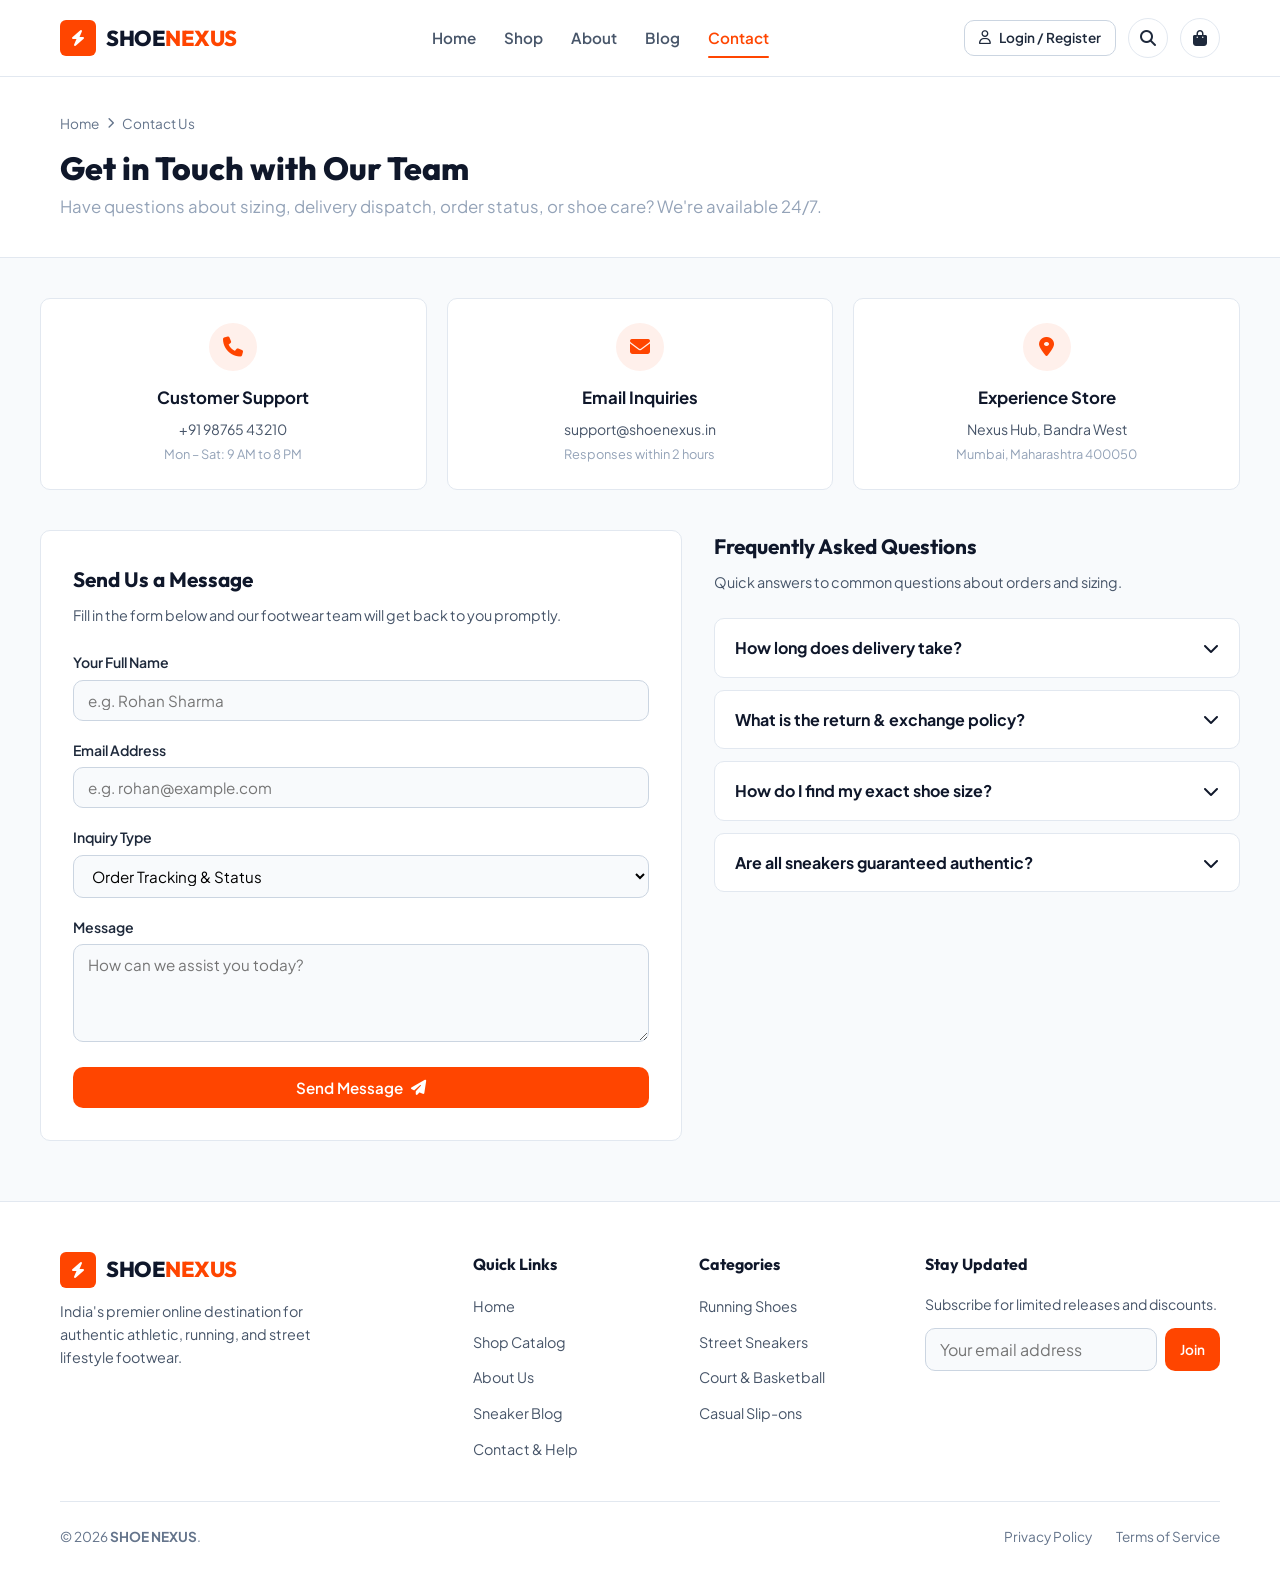
<file: contact.html>
<!DOCTYPE html>
<html lang="en">
<head>
    <meta charset="UTF-8">
    <meta name="viewport" content="width=device-width, initial-scale=1.0">
    <title>Contact Us & FAQs — SHOE NEXUS</title>
    <!-- Font Awesome 6 Icons -->
    <link rel="stylesheet" href="https://cdnjs.cloudflare.com/ajax/libs/font-awesome/6.5.1/css/all.min.css">
    <!-- Master Stylesheet (Clean White Theme) -->
    <link rel="stylesheet" href="css/style.css">
</head>
<body>

    <!-- Mobile Drawer Checkbox Toggle -->
    <input type="checkbox" id="mobile-nav-toggle" class="mobile-nav-checkbox">
    <label for="mobile-nav-toggle" class="mobile-drawer-overlay"></label>

    <!-- Main Navigation Header -->
    <header class="site-header">
        <div class="container navbar">
            <a href="index.html" class="brand-logo">
                <div class="logo-icon"><i class="fa-solid fa-bolt"></i></div>
                <span>SHOE<span class="highlight">NEXUS</span></span>
            </a>

            <nav class="nav-menu">
                <a href="index.html" class="nav-link">Home</a>
                <a href="shop.html" class="nav-link">Shop</a>
                <a href="about.html" class="nav-link">About</a>
                <a href="blog.html" class="nav-link">Blog</a>
                <a href="contact.html" class="nav-link active">Contact</a>
            </nav>

            <div class="header-actions">
                <a href="login.html" class="btn btn-outline btn-sm header-auth-btn">
                    <i class="fa-regular fa-user"></i> Login / Register
                </a>
                <a href="shop.html" class="header-icon-btn" title="Search Shoes">
                    <i class="fa-solid fa-magnifying-glass"></i>
                </a>
                <a href="cart.html" class="header-icon-btn" title="Cart">
                    <i class="fa-solid fa-bag-shopping"></i>
                </a>
                <label for="mobile-nav-toggle" class="hamburger-btn" aria-label="Open navigation menu">
                    <span></span>
                    <span></span>
                    <span></span>
                </label>
            </div>
        </div>
    </header>

    <!-- Mobile Navigation Drawer -->
    <aside class="mobile-nav-drawer">
        <div>
            <div class="mobile-drawer-header">
                <a href="index.html" class="brand-logo">
                    <div class="logo-icon"><i class="fa-solid fa-bolt"></i></div>
                    <span>SHOE<span class="highlight">NEXUS</span></span>
                </a>
                <label for="mobile-nav-toggle" class="drawer-close-btn" aria-label="Close menu">
                    <i class="fa-solid fa-xmark"></i>
                </label>
            </div>
            <div class="mobile-nav-links">
                <a href="index.html">Home <i class="fa-solid fa-chevron-right"></i></a>
                <a href="shop.html">Shop Shoes <i class="fa-solid fa-chevron-right"></i></a>
                <a href="about.html">About Us <i class="fa-solid fa-chevron-right"></i></a>
                <a href="blog.html">Sneaker Blog <i class="fa-solid fa-chevron-right"></i></a>
                <a href="contact.html" class="active">Contact Us <i class="fa-solid fa-chevron-right"></i></a>
                <a href="cart.html">My Cart <i class="fa-solid fa-bag-shopping"></i></a>
            </div>
        </div>
        <div style="display: flex; flex-direction: column; gap: 8px;">
            <a href="login.html" class="btn btn-primary btn-block">
                <i class="fa-regular fa-user"></i> Login / Register
            </a>
            <a href="admin/login.html" class="btn btn-outline btn-block" style="font-size: 0.85rem;">
                <i class="fa-solid fa-lock"></i> Admin Console
            </a>
        </div>
    </aside>

    <main>
        <!-- Page Banner -->
        <section class="page-banner">
            <div class="container">
                <div class="breadcrumb">
                    <a href="index.html">Home</a>
                    <i class="fa-solid fa-chevron-right" style="font-size: 0.7rem;"></i>
                    <span>Contact Us</span>
                </div>
                <h1 class="page-title">Get in Touch with Our Team</h1>
                <p style="color: var(--gray-400); font-size: 1.05rem;">
                    Have questions about sizing, delivery dispatch, order status, or shoe care? We're available 24/7.
                </p>
            </div>
        </section>

        <!-- Contact Support Cards -->
        <section class="container section-padding" style="padding-top: 0;">
            <div class="info-cards-grid">
                <div class="info-card">
                    <div class="info-card-icon"><i class="fa-solid fa-phone"></i></div>
                    <h4>Customer Support</h4>
                    <p>+91 98765 43210</p>
                    <p style="font-size: 0.8rem; color: var(--gray-400); margin-top: 4px;">Mon – Sat: 9 AM to 8 PM</p>
                </div>

                <div class="info-card">
                    <div class="info-card-icon"><i class="fa-solid fa-envelope"></i></div>
                    <h4>Email Inquiries</h4>
                    <p>support@shoenexus.in</p>
                    <p style="font-size: 0.8rem; color: var(--gray-400); margin-top: 4px;">Responses within 2 hours</p>
                </div>

                <div class="info-card">
                    <div class="info-card-icon"><i class="fa-solid fa-location-dot"></i></div>
                    <h4>Experience Store</h4>
                    <p>Nexus Hub, Bandra West</p>
                    <p style="font-size: 0.8rem; color: var(--gray-400); margin-top: 4px;">Mumbai, Maharashtra 400050</p>
                </div>
            </div>

            <!-- Form + FAQ Grid -->
            <div class="shop-layout" style="grid-template-columns: 1.1fr 0.9fr;">
                <!-- Inquiry Form -->
                <div class="form-card">
                    <h3 style="font-family: var(--font-heading); font-size: 1.3rem; margin-bottom: 8px; color: var(--dark-900);">Send Us a Message</h3>
                    <p style="font-size: 0.9rem; color: var(--gray-600); margin-bottom: 24px;">Fill in the form below and our footwear team will get back to you promptly.</p>

                    <form action="#" method="GET">
                        <div class="form-group">
                            <label for="contact-name">Your Full Name</label>
                            <input type="text" id="contact-name" class="form-control" placeholder="e.g. Rohan Sharma" required>
                        </div>

                        <div class="form-group">
                            <label for="contact-email">Email Address</label>
                            <input type="email" id="contact-email" class="form-control" placeholder="e.g. rohan@example.com" required>
                        </div>

                        <div class="form-group">
                            <label for="contact-subject">Inquiry Type</label>
                            <select id="contact-subject" class="form-control">
                                <option>Order Tracking & Status</option>
                                <option>Size Exchange / Return</option>
                                <option>Product Authenticity Question</option>
                                <option>General Feedback</option>
                            </select>
                        </div>

                        <div class="form-group">
                            <label for="contact-message">Message</label>
                            <textarea id="contact-message" class="form-control" rows="4" placeholder="How can we assist you today?" required></textarea>
                        </div>

                        <button type="submit" class="btn btn-primary btn-block">
                            Send Message <i class="fa-solid fa-paper-plane"></i>
                        </button>
                    </form>
                </div>

                <!-- Pure CSS FAQ Accordion -->
                <div>
                    <h3 style="font-family: var(--font-heading); font-size: 1.3rem; margin-bottom: 8px; color: var(--dark-900);">Frequently Asked Questions</h3>
                    <p style="font-size: 0.9rem; color: var(--gray-600); margin-bottom: 24px;">Quick answers to common questions about orders and sizing.</p>

                    <div class="faq-accordion">
                        <!-- FAQ 1 -->
                        <div class="faq-item">
                            <input type="checkbox" id="faq-1" class="faq-checkbox">
                            <label for="faq-1" class="faq-title">
                                <span>How long does delivery take?</span>
                                <i class="fa-solid fa-chevron-down"></i>
                            </label>
                            <div class="faq-content">
                                Metro cities receive express shipping in 2–3 business days. All other locations across India take 4–5 business days.
                            </div>
                        </div>

                        <!-- FAQ 2 -->
                        <div class="faq-item">
                            <input type="checkbox" id="faq-2" class="faq-checkbox">
                            <label for="faq-2" class="faq-title">
                                <span>What is the return & exchange policy?</span>
                                <i class="fa-solid fa-chevron-down"></i>
                            </label>
                            <div class="faq-content">
                                We offer a 30-day hassle-free exchange and return policy for unworn shoes with original tags and packaging intact.
                            </div>
                        </div>

                        <!-- FAQ 3 -->
                        <div class="faq-item">
                            <input type="checkbox" id="faq-3" class="faq-checkbox">
                            <label for="faq-3" class="faq-title">
                                <span>How do I find my exact shoe size?</span>
                                <i class="fa-solid fa-chevron-down"></i>
                            </label>
                            <div class="faq-content">
                                All our sizes follow standard UK sizing. We recommend ordering your true running size. If between sizes, choose half size up.
                            </div>
                        </div>

                        <!-- FAQ 4 -->
                        <div class="faq-item">
                            <input type="checkbox" id="faq-4" class="faq-checkbox">
                            <label for="faq-4" class="faq-title">
                                <span>Are all sneakers guaranteed authentic?</span>
                                <i class="fa-solid fa-chevron-down"></i>
                            </label>
                            <div class="faq-content">
                                Yes. 100% of our products are sourced directly from authorized brand distributors with genuine manufacturer certification.
                            </div>
                        </div>
                    </div>
                </div>
            </div>
        </section>
    </main>

    <!-- Site Footer -->
    <footer class="site-footer">
        <div class="container">
            <div class="footer-grid">
                <div class="footer-brand">
                    <a href="index.html" class="brand-logo">
                        <div class="logo-icon"><i class="fa-solid fa-bolt"></i></div>
                        <span>SHOE<span class="highlight">NEXUS</span></span>
                    </a>
                    <p>India's premier online destination for authentic athletic, running, and street lifestyle footwear.</p>
                </div>

                <div class="footer-column">
                    <h4>Quick Links</h4>
                    <ul class="footer-links">
                        <li><a href="index.html">Home</a></li>
                        <li><a href="shop.html">Shop Catalog</a></li>
                        <li><a href="about.html">About Us</a></li>
                        <li><a href="blog.html">Sneaker Blog</a></li>
                        <li><a href="contact.html">Contact & Help</a></li>
                        <!-- <li><a href="admin/login.html" style="color: var(--primary); font-weight: 600;"><i class="fa-solid fa-lock"></i> Admin Panel</a></li> -->
                    </ul>
                </div>

                <div class="footer-column">
                    <h4>Categories</h4>
                    <ul class="footer-links">
                        <li><a href="shop.html?category=running">Running Shoes</a></li>
                        <li><a href="shop.html?category=sneakers">Street Sneakers</a></li>
                        <li><a href="shop.html?category=sports">Court & Basketball</a></li>
                        <li><a href="shop.html?category=casual">Casual Slip-ons</a></li>
                    </ul>
                </div>

                <div class="footer-column">
                    <h4>Stay Updated</h4>
                    <p style="font-size: 0.88rem; color: var(--gray-600);">Subscribe for limited releases and discounts.</p>
                    <form class="newsletter-form" action="#" method="GET">
                        <input type="email" placeholder="Your email address" required>
                        <button type="submit" class="btn btn-primary btn-sm">Join</button>
                    </form>
                </div>
            </div>

             <div class="footer-bottom">
                <div>
                    © 2026 <strong>SHOE NEXUS</strong>.
                </div>
                <div style="display: flex; gap: 24px;">
                    <a href="contact.html">Privacy Policy</a>
                    <a href="contact.html">Terms of Service</a>
                </div>
            </div>
        </div>
    </footer>

</body>
</html>
</file>
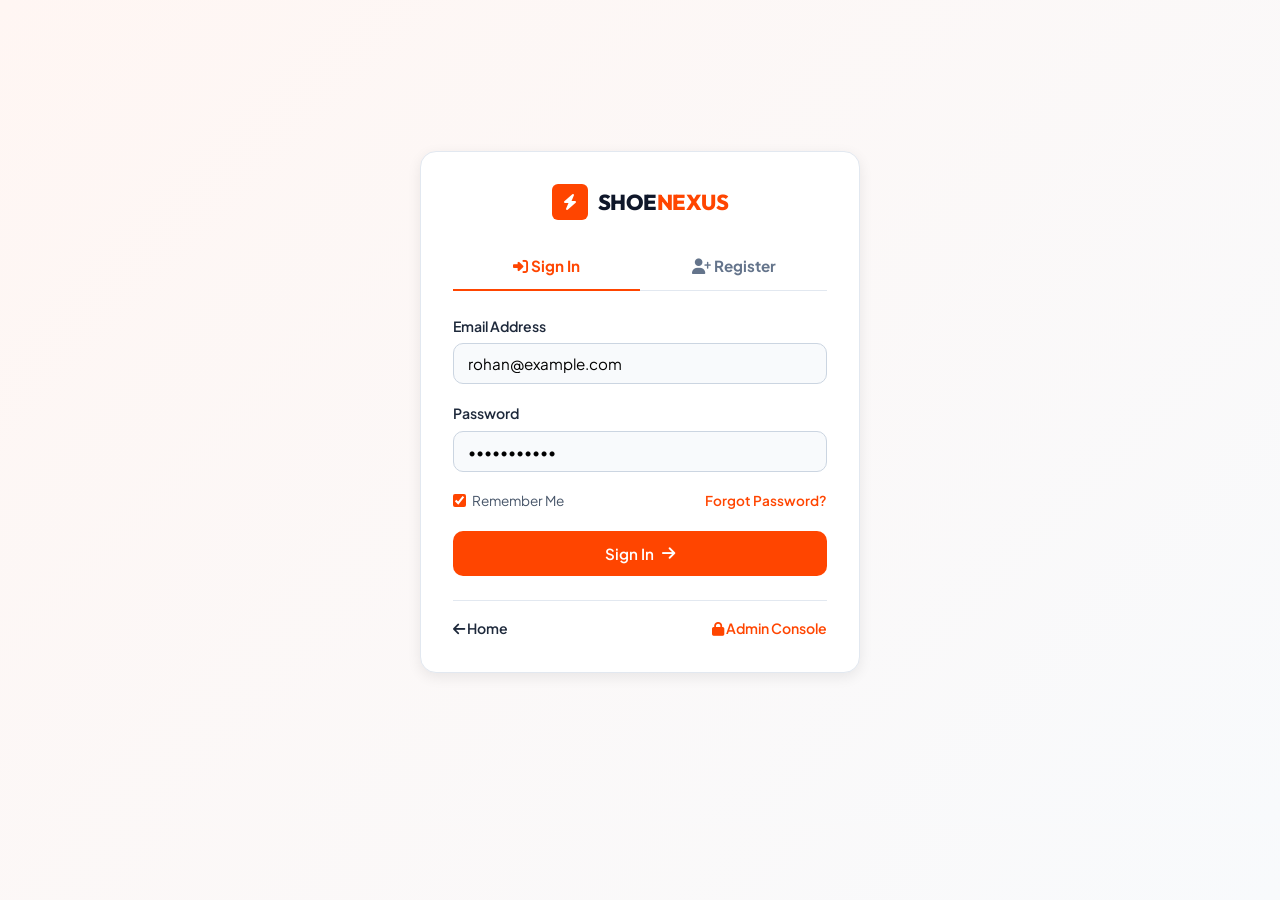
<file: login.html>
<!DOCTYPE html>
<html lang="en">
<head>
    <meta charset="UTF-8">
    <meta name="viewport" content="width=device-width, initial-scale=1.0">
    <title>Customer Login & Register — SHOE NEXUS</title>
    <!-- Font Awesome 6 Icons -->
    <link rel="stylesheet" href="https://cdnjs.cloudflare.com/ajax/libs/font-awesome/6.5.1/css/all.min.css">
    <!-- Master Stylesheet (Clean White Theme) -->
    <link rel="stylesheet" href="css/style.css">
</head>
<body style="background: linear-gradient(135deg, #FFF6F3 0%, #F8FAFC 100%);">

    <!-- Auth Centered Wrapper -->
    <div class="auth-wrapper">
        <div class="auth-card">
            <!-- Brand Logo -->
            <div style="text-align: center; margin-bottom: 24px;">
                <a href="index.html" class="brand-logo" style="justify-content: center;">
                    <div class="logo-icon"><i class="fa-solid fa-bolt"></i></div>
                    <span>SHOE<span class="highlight">NEXUS</span></span>
                </a>
            </div>

            <!-- Pure CSS Radio Tabs (Zero JS) -->
            <input type="radio" name="auth_tab" id="tab-login" class="auth-tab-radio" checked>
            <input type="radio" name="auth_tab" id="tab-register" class="auth-tab-radio">

            <div class="auth-tabs">
                <label for="tab-login" class="auth-tab-label">
                    <i class="fa-solid fa-right-to-bracket"></i> Sign In
                </label>
                <label for="tab-register" class="auth-tab-label">
                    <i class="fa-solid fa-user-plus"></i> Register
                </label>
            </div>

            <!-- 1. SIGN IN PANEL -->
            <div class="auth-panel panel-login">
                <form action="index.html" method="GET">
                    <div class="form-group">
                        <label for="signin-email">Email Address</label>
                        <input type="email" id="signin-email" class="form-control" placeholder="rohan@example.com" value="rohan@example.com" required>
                    </div>

                    <div class="form-group">
                        <label for="signin-password">Password</label>
                        <input type="password" id="signin-password" class="form-control" placeholder="••••••••••••" value="password123" required>
                    </div>

                    <div style="display: flex; justify-content: space-between; align-items: center; margin-bottom: 20px; font-size: 0.85rem;">
                        <label style="display: flex; align-items: center; gap: 6px; cursor: pointer; color: var(--gray-600);">
                            <input type="checkbox" checked style="accent-color: var(--primary);"> Remember Me
                        </label>
                        <a href="#" style="color: var(--primary); font-weight: 600;">Forgot Password?</a>
                    </div>

                    <button type="submit" class="btn btn-primary btn-block" style="padding: 12px;">
                        Sign In <i class="fa-solid fa-arrow-right"></i>
                    </button>
                </form>
            </div>

            <!-- 2. REGISTER PANEL -->
            <div class="auth-panel panel-register">
                <form action="index.html" method="GET">
                    <div class="form-group">
                        <label for="reg-name">Full Name</label>
                        <input type="text" id="reg-name" class="form-control" placeholder="Rohan Sharma" required>
                    </div>

                    <div class="form-group">
                        <label for="reg-email">Email Address</label>
                        <input type="email" id="reg-email" class="form-control" placeholder="rohan@example.com" required>
                    </div>

                     <div class="form-group">
                        <label for="reg-email">Mobile Number</label>
                        <input type="number" id="reg-Mobile" class="form-control" placeholder="0123456789" required>
                    </div>

                    <div class="form-group">
                        <label for="reg-password">Create Password</label>
                        <input type="password" id="reg-password" class="form-control" placeholder="At least 8 characters" required>
                    </div>

                    <div style="margin-bottom: 20px; font-size: 0.85rem;">
                        <label style="display: flex; align-items: flex-start; gap: 6px; cursor: pointer; color: var(--gray-600);">
                            <input type="checkbox" checked style="accent-color: var(--primary); margin-top: 3px;">
                            <span>I agree to Shoe Nexus Terms of Service & Privacy Policy.</span>
                        </label>
                    </div>

                    <button type="submit" class="btn btn-primary btn-block" style="padding: 12px;">
                        Create Account <i class="fa-solid fa-user-plus"></i>
                    </button>
                </form>
            </div>

            <!-- Back to Home & Admin Links -->
            <div style="display: flex; justify-content: space-between; align-items: center; margin-top: 24px; font-size: 0.88rem; color: var(--gray-500); border-top: 1px solid var(--gray-200); padding-top: 16px;">
                <a href="index.html" style="color: var(--dark-800); font-weight: 600;">
                    <i class="fa-solid fa-arrow-left"></i> Home
                </a>
                <a href="admin/login.html" style="color: var(--primary); font-weight: 600;">
                    <i class="fa-solid fa-lock"></i> Admin Console
                </a>
            </div>
        </div>
    </div>

</body>
</html>
</file>
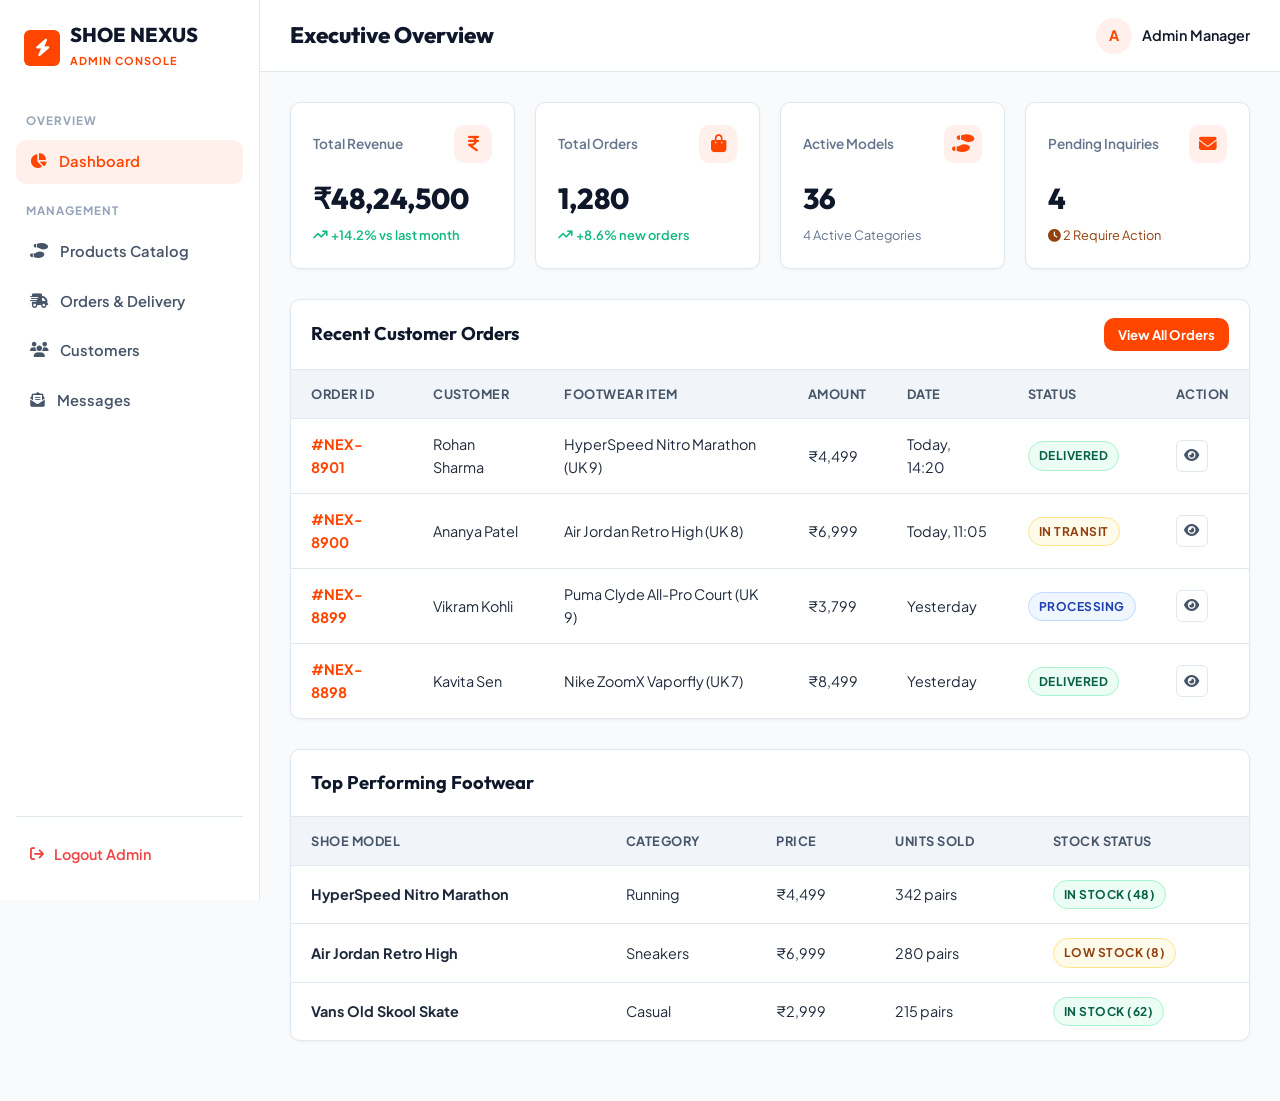
<file: admin/dashboard.html>
<!DOCTYPE html>
<html lang="en">
<head>
    <meta charset="UTF-8">
    <meta name="viewport" content="width=device-width, initial-scale=1.0">
    <title>Admin Dashboard — SHOE NEXUS</title>
    <!-- Font Awesome 6 Icons -->
    <link rel="stylesheet" href="https://cdnjs.cloudflare.com/ajax/libs/font-awesome/6.5.1/css/all.min.css">
    <!-- Admin Master Stylesheet (Clean White Theme) -->
    <link rel="stylesheet" href="css/admin.css">
</head>
<body>

    <!-- Admin Clean White Sidebar -->
    <aside class="admin-sidebar">
        <div>
            <div class="sidebar-logo">
                <div class="logo-icon"><i class="fa-solid fa-bolt"></i></div>
                <div>
                    <h3>SHOE NEXUS</h3>
                    <span class="tag">ADMIN CONSOLE</span>
                </div>
            </div>

            <div class="sidebar-menu">
                <span class="menu-label">Overview</span>
                <a href="dashboard.html" class="sidebar-link active">
                    <span class="link-left"><i class="fa-solid fa-chart-pie"></i> Dashboard</span>
                </a>

                <span class="menu-label">Management</span>
                <a href="products.html" class="sidebar-link">
                    <span class="link-left"><i class="fa-solid fa-shoe-prints"></i> Products Catalog</span>
                </a>
                <a href="orders.html" class="sidebar-link">
                    <span class="link-left"><i class="fa-solid fa-truck-fast"></i> Orders & Delivery</span>
                </a>
                <a href="users.html" class="sidebar-link">
                    <span class="link-left"><i class="fa-solid fa-users"></i> Customers</span>
                </a>
                <a href="messages.html" class="sidebar-link">
                    <span class="link-left"><i class="fa-solid fa-envelope-open-text"></i> Messages</span>
                </a>
            </div>
        </div>

        <div class="sidebar-footer">
            <a href="login.html" class="logout-btn">
                <i class="fa-solid fa-arrow-right-from-bracket"></i>
                <span>Logout Admin</span>
            </a>
        </div>
    </aside>

    <!-- Main Content Area -->
    <main class="admin-main">
        <!-- Topbar -->
        <header class="admin-topbar">
            <h1>Executive Overview</h1>
            <div class="topbar-actions">
                <div class="admin-user-pill">
                    <div class="admin-avatar">A</div>
                    <span style="font-size: 0.9rem; font-weight: 600; color: var(--dark-900);">Admin Manager</span>
                </div>
            </div>
        </header>

        <!-- Body Dashboard -->
        <div class="admin-body">
            <!-- 4 Metric Cards -->
            <div class="stats-grid">
                <div class="stat-card">
                    <div class="stat-card-header">
                        <span class="stat-card-title">Total Revenue</span>
                        <div class="stat-card-icon"><i class="fa-solid fa-indian-rupee-sign"></i></div>
                    </div>
                    <div class="stat-card-value">₹48,24,500</div>
                    <div class="stat-card-growth"><i class="fa-solid fa-arrow-trend-up"></i> +14.2% vs last month</div>
                </div>

                <div class="stat-card">
                    <div class="stat-card-header">
                        <span class="stat-card-title">Total Orders</span>
                        <div class="stat-card-icon"><i class="fa-solid fa-bag-shopping"></i></div>
                    </div>
                    <div class="stat-card-value">1,280</div>
                    <div class="stat-card-growth"><i class="fa-solid fa-arrow-trend-up"></i> +8.6% new orders</div>
                </div>

                <div class="stat-card">
                    <div class="stat-card-header">
                        <span class="stat-card-title">Active Models</span>
                        <div class="stat-card-icon"><i class="fa-solid fa-shoe-prints"></i></div>
                    </div>
                    <div class="stat-card-value">36</div>
                    <div style="font-size: 0.8rem; color: var(--gray-500); margin-top: 4px;">4 Active Categories</div>
                </div>

                <div class="stat-card">
                    <div class="stat-card-header">
                        <span class="stat-card-title">Pending Inquiries</span>
                        <div class="stat-card-icon"><i class="fa-solid fa-envelope"></i></div>
                    </div>
                    <div class="stat-card-value">4</div>
                    <div style="font-size: 0.8rem; color: var(--warning-text); margin-top: 4px;"><i class="fa-solid fa-clock"></i> 2 Require Action</div>
                </div>
            </div>

            <!-- Recent Orders Table -->
            <div class="table-card">
                <div class="table-card-header">
                    <h3>Recent Customer Orders</h3>
                    <a href="orders.html" class="btn-admin-primary" style="padding: 6px 14px; font-size: 0.82rem;">View All Orders</a>
                </div>
                <table class="admin-table">
                    <thead>
                        <tr>
                            <th>Order ID</th>
                            <th>Customer</th>
                            <th>Footwear Item</th>
                            <th>Amount</th>
                            <th>Date</th>
                            <th>Status</th>
                            <th>Action</th>
                        </tr>
                    </thead>
                    <tbody>
                        <tr>
                            <td><strong style="color: var(--primary);">#NEX-8901</strong></td>
                            <td>Rohan Sharma</td>
                            <td>HyperSpeed Nitro Marathon (UK 9)</td>
                            <td>₹4,499</td>
                            <td>Today, 14:20</td>
                            <td><span class="badge badge-success">Delivered</span></td>
                            <td>
                                <label for="modal-view-dash-order" class="action-btn view" title="View Order" style="cursor: pointer;">
                                    <i class="fa-solid fa-eye"></i>
                                </label>
                            </td>
                        </tr>
                        <tr>
                            <td><strong style="color: var(--primary);">#NEX-8900</strong></td>
                            <td>Ananya Patel</td>
                            <td>Air Jordan Retro High (UK 8)</td>
                            <td>₹6,999</td>
                            <td>Today, 11:05</td>
                            <td><span class="badge badge-warning">In Transit</span></td>
                            <td>
                                <label for="modal-view-dash-order" class="action-btn view" title="View Order" style="cursor: pointer;">
                                    <i class="fa-solid fa-eye"></i>
                                </label>
                            </td>
                        </tr>
                        <tr>
                            <td><strong style="color: var(--primary);">#NEX-8899</strong></td>
                            <td>Vikram Kohli</td>
                            <td>Puma Clyde All-Pro Court (UK 9)</td>
                            <td>₹3,799</td>
                            <td>Yesterday</td>
                            <td><span class="badge badge-info">Processing</span></td>
                            <td>
                                <label for="modal-view-dash-order" class="action-btn view" title="View Order" style="cursor: pointer;">
                                    <i class="fa-solid fa-eye"></i>
                                </label>
                            </td>
                        </tr>
                        <tr>
                            <td><strong style="color: var(--primary);">#NEX-8898</strong></td>
                            <td>Kavita Sen</td>
                            <td>Nike ZoomX Vaporfly (UK 7)</td>
                            <td>₹8,499</td>
                            <td>Yesterday</td>
                            <td><span class="badge badge-success">Delivered</span></td>
                            <td>
                                <label for="modal-view-dash-order" class="action-btn view" title="View Order" style="cursor: pointer;">
                                    <i class="fa-solid fa-eye"></i>
                                </label>
                            </td>
                        </tr>
                    </tbody>
                </table>
            </div>

            <!-- Top Selling Footwear Table -->
            <div class="table-card">
                <div class="table-card-header">
                    <h3>Top Performing Footwear</h3>
                </div>
                <table class="admin-table">
                    <thead>
                        <tr>
                            <th>Shoe Model</th>
                            <th>Category</th>
                            <th>Price</th>
                            <th>Units Sold</th>
                            <th>Stock Status</th>
                        </tr>
                    </thead>
                    <tbody>
                        <tr>
                            <td><strong>HyperSpeed Nitro Marathon</strong></td>
                            <td>Running</td>
                            <td>₹4,499</td>
                            <td>342 pairs</td>
                            <td><span class="badge badge-success">In Stock (48)</span></td>
                        </tr>
                        <tr>
                            <td><strong>Air Jordan Retro High</strong></td>
                            <td>Sneakers</td>
                            <td>₹6,999</td>
                            <td>280 pairs</td>
                            <td><span class="badge badge-warning">Low Stock (8)</span></td>
                        </tr>
                        <tr>
                            <td><strong>Vans Old Skool Skate</strong></td>
                            <td>Casual</td>
                            <td>₹2,999</td>
                            <td>215 pairs</td>
                            <td><span class="badge badge-success">In Stock (62)</span></td>
                        </tr>
                    </tbody>
                </table>
            </div>
        </div>
    </main>

    <!-- ====================================================================
         PURE CSS POPUP MODAL: QUICK VIEW RECENT ORDER
         ==================================================================== -->
    <input type="checkbox" id="modal-view-dash-order" class="admin-modal-toggle">
    <div class="admin-modal-overlay">
        <div class="admin-modal" style="max-width: 580px;">
            <div class="admin-modal-header">
                <div>
                    <h3 style="display: flex; align-items: center; gap: 8px;">
                        <i class="fa-solid fa-receipt" style="color: var(--primary);"></i> Order Details #NEX-8901
                    </h3>
                    <span style="font-size: 0.8rem; color: var(--gray-500);">Placed Today at 14:20 PM</span>
                </div>
                <label for="modal-view-dash-order" class="modal-close-btn" title="Close"><i class="fa-solid fa-xmark"></i></label>
            </div>

            <!-- Customer & Shipping Summary -->
            <div style="display: grid; grid-template-columns: 1fr 1fr; gap: 14px; background-color: var(--gray-50); border: 1px solid var(--gray-200); border-radius: var(--radius-md); padding: 14px; margin-bottom: 18px;">
                <div>
                    <span style="font-size: 0.75rem; font-weight: 700; color: var(--gray-400); text-transform: uppercase;">Customer</span>
                    <h4 style="font-size: 0.95rem; font-weight: 700; color: var(--dark-900); margin-top: 2px;">Rohan Sharma</h4>
                    <p style="font-size: 0.85rem; color: var(--gray-600);">rohan.sharma@example.com</p>
                </div>
                <div>
                    <span style="font-size: 0.75rem; font-weight: 700; color: var(--gray-400); text-transform: uppercase;">Delivery Address</span>
                    <p style="font-size: 0.85rem; color: var(--gray-600); margin-top: 2px;">Bandra West, Mumbai 400050</p>
                </div>
            </div>

            <!-- Item -->
            <div style="border: 1px solid var(--gray-200); border-radius: var(--radius-md); padding: 12px 14px; margin-bottom: 20px; display: flex; justify-content: space-between; align-items: center;">
                <div>
                    <h4 style="font-size: 0.92rem; font-weight: 700; color: var(--dark-900);">HyperSpeed Nitro Marathon</h4>
                    <span style="font-size: 0.8rem; color: var(--gray-500);">Size: UK 9 • Qty: 1</span>
                </div>
                <strong style="font-size: 1rem; color: var(--primary);">₹4,499</strong>
            </div>

            <div style="display: flex; justify-content: flex-end; gap: 10px; padding-top: 14px; border-top: 1px solid var(--gray-200);">
                <label for="modal-view-dash-order" class="btn-admin-outline" style="cursor: pointer;">Close</label>
                <a href="orders.html" class="btn-admin-primary">
                    <i class="fa-solid fa-arrow-up-right-from-square"></i> Open in Orders Page
                </a>
            </div>
        </div>
    </div>

</body>
</html>
</file>
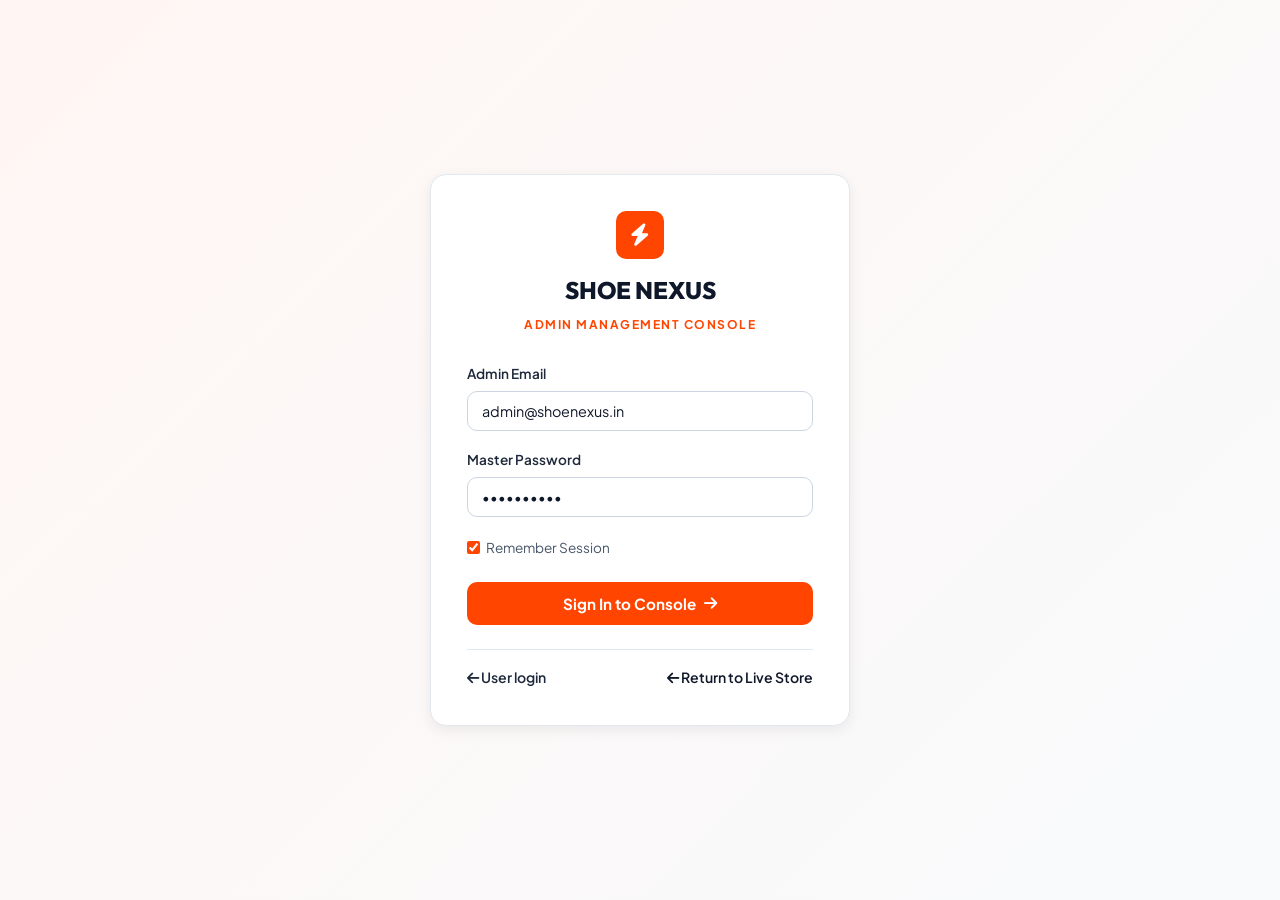
<file: admin/login.html>
<!DOCTYPE html>
<html lang="en">
<head>
    <meta charset="UTF-8">
    <meta name="viewport" content="width=device-width, initial-scale=1.0">
    <title>Admin Portal Sign In — SHOE NEXUS</title>
    <!-- Font Awesome 6 Icons -->
    <link rel="stylesheet" href="https://cdnjs.cloudflare.com/ajax/libs/font-awesome/6.5.1/css/all.min.css">
    <!-- Admin Master Stylesheet (Clean White Theme) -->
    <link rel="stylesheet" href="css/admin.css">
</head>
<body style="display: flex; align-items: center; justify-content: center; min-height: 100vh; background: linear-gradient(135deg, #FFF6F3 0%, #F8FAFC 100%); padding: 20px;">

    <!-- Admin Clean White Login Card -->
    <div style="width: 100%; max-width: 420px; background-color: var(--white); border: 1px solid var(--gray-200); border-radius: var(--radius-lg); padding: 36px; box-shadow: var(--shadow-md);">
        <!-- Logo -->
        <div style="text-align: center; margin-bottom: 28px;">
            <div style="width: 48px; height: 48px; background-color: var(--primary); border-radius: var(--radius-md); display: inline-flex; align-items: center; justify-content: center; font-size: 1.4rem; color: #FFF; margin-bottom: 12px;">
                <i class="fa-solid fa-bolt"></i>
            </div>
            <h2 style="font-family: var(--font-heading); font-size: 1.5rem; font-weight: 800; color: var(--dark-900);">SHOE NEXUS</h2>
            <span style="font-size: 0.75rem; font-weight: 700; color: var(--primary); letter-spacing: 1.5px; text-transform: uppercase;">Admin Management Console</span>
        </div>

        <form action="dashboard.html" method="GET">
            <div style="margin-bottom: 18px;">
                <label style="display: block; font-size: 0.85rem; font-weight: 600; color: var(--dark-800); margin-bottom: 6px;">Admin Email</label>
                <input type="email" class="admin-input" value="admin@shoenexus.in" style="width: 100%; padding: 10px 14px;" required>
            </div>

            <div style="margin-bottom: 20px;">
                <label style="display: block; font-size: 0.85rem; font-weight: 600; color: var(--dark-800); margin-bottom: 6px;">Master Password</label>
                <input type="password" class="admin-input" value="admin12345" style="width: 100%; padding: 10px 14px;" required>
            </div>

            <div style="display: flex; justify-content: space-between; align-items: center; margin-bottom: 24px; font-size: 0.85rem; color: var(--gray-600);">
                <label style="display: flex; align-items: center; gap: 6px; cursor: pointer;">
                    <input type="checkbox" checked style="accent-color: var(--primary);"> Remember Session
                </label>
            </div>

            <button type="submit" class="btn-admin-primary" style="width: 100%; justify-content: center; padding: 12px; font-size: 0.95rem;">
                Sign In to Console <i class="fa-solid fa-arrow-right"></i>
            </button>
        </form>

        <div style="display: flex; justify-content: space-between; align-items: center; margin-top: 24px; font-size: 0.88rem; color: var(--gray-500); border-top: 1px solid var(--gray-200); padding-top: 16px;">
            <a href="D:\MU_SEM_3\WT\Project_shoes_nexus\clean_version\login.html" style="color: var(--dark-800); font-weight: 600;">
                    <i class="fa-solid fa-arrow-left"></i> User login
                </a>
            <a href="../index.html" style="color: var(--dark-900); font-weight: 600;">
                <i class="fa-solid fa-arrow-left"></i> Return to Live Store
            </a>

        </div>
    </div>

</body>
</html>
</file>
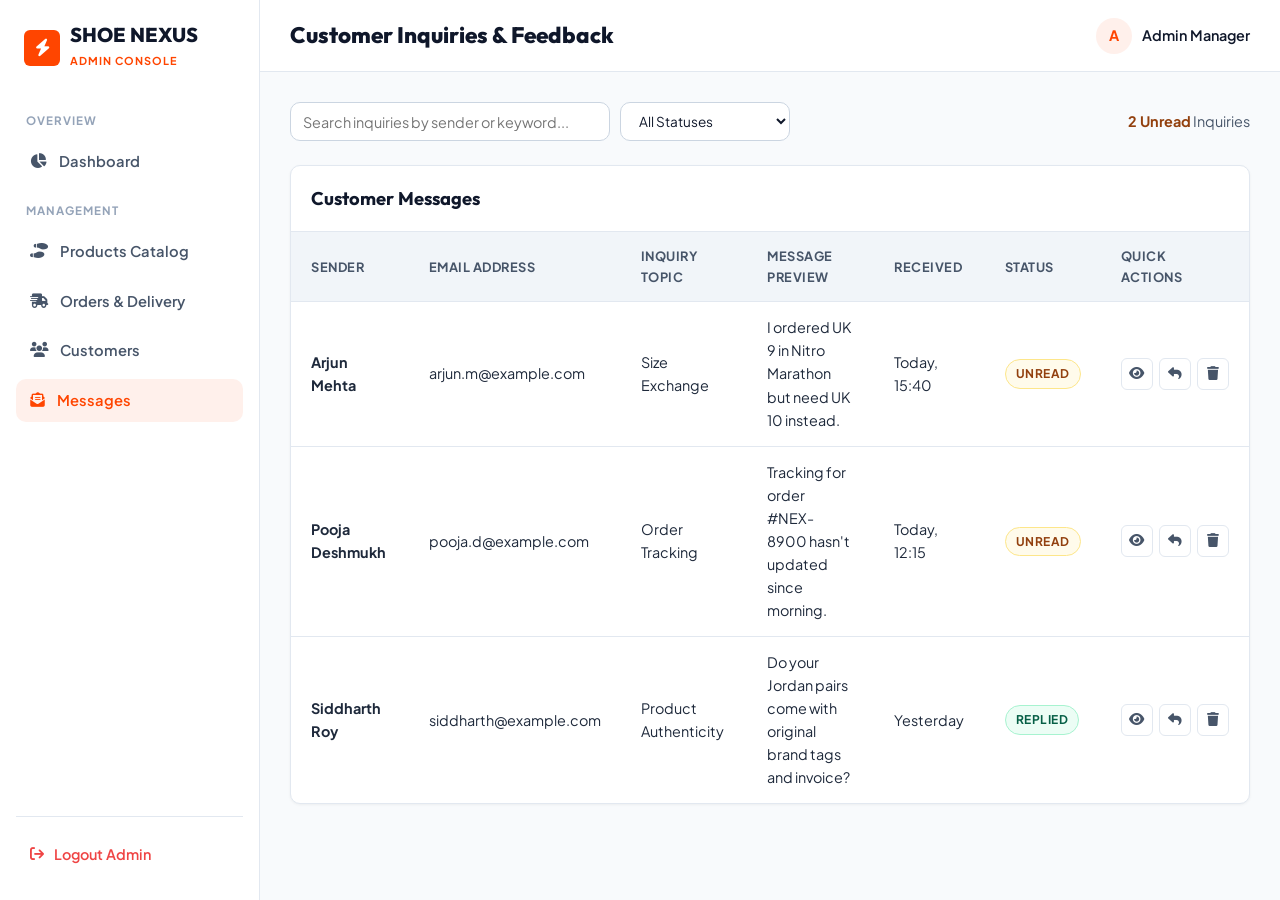
<file: admin/messages.html>
<!DOCTYPE html>
<html lang="en">
<head>
    <meta charset="UTF-8">
    <meta name="viewport" content="width=device-width, initial-scale=1.0">
    <title>Customer Messages & Actions — SHOE NEXUS Admin</title>
    <!-- Font Awesome 6 Icons -->
    <link rel="stylesheet" href="https://cdnjs.cloudflare.com/ajax/libs/font-awesome/6.5.1/css/all.min.css">
    <!-- Admin Master Stylesheet (Clean White Theme + Modals) -->
    <link rel="stylesheet" href="css/admin.css">
</head>
<body>

    <!-- Admin Sidebar -->
    <aside class="admin-sidebar">
        <div>
            <div class="sidebar-logo">
                <div class="logo-icon"><i class="fa-solid fa-bolt"></i></div>
                <div>
                    <h3>SHOE NEXUS</h3>
                    <span class="tag">ADMIN CONSOLE</span>
                </div>
            </div>

            <div class="sidebar-menu">
                <span class="menu-label">Overview</span>
                <a href="dashboard.html" class="sidebar-link">
                    <span class="link-left"><i class="fa-solid fa-chart-pie"></i> Dashboard</span>
                </a>

                <span class="menu-label">Management</span>
                <a href="products.html" class="sidebar-link">
                    <span class="link-left"><i class="fa-solid fa-shoe-prints"></i> Products Catalog</span>
                </a>
                <a href="orders.html" class="sidebar-link">
                    <span class="link-left"><i class="fa-solid fa-truck-fast"></i> Orders & Delivery</span>
                </a>
                <a href="users.html" class="sidebar-link">
                    <span class="link-left"><i class="fa-solid fa-users"></i> Customers</span>
                </a>
                <a href="messages.html" class="sidebar-link active">
                    <span class="link-left"><i class="fa-solid fa-envelope-open-text"></i> Messages</span>
                </a>
            </div>
        </div>

        <div class="sidebar-footer">
            <a href="login.html" class="logout-btn">
                <i class="fa-solid fa-arrow-right-from-bracket"></i>
                <span>Logout Admin</span>
            </a>
        </div>
    </aside>

    <!-- Main Content Area -->
    <main class="admin-main">
        <!-- Topbar -->
        <header class="admin-topbar">
            <h1>Customer Inquiries & Feedback</h1>
            <div class="topbar-actions">
                <div class="admin-user-pill">
                    <div class="admin-avatar">A</div>
                    <span style="font-size: 0.9rem; font-weight: 600; color: var(--dark-900);">Admin Manager</span>
                </div>
            </div>
        </header>

        <!-- Messages Table Body -->
        <div class="admin-body">
            <div style="display: flex; justify-content: space-between; align-items: center; margin-bottom: 24px;">
                
                <div style="display: flex; gap: 10px;">
                    <input type="text" class="admin-input" placeholder="Search inquiries by sender or keyword..." style="width: 320px;">
                    <select class="admin-input" style="width: 170px; padding: 9px 14px; font-size: 0.85rem;">
                            <option value="all">All Statuses</option>
                            <option value="new">Unread</option>
                            <option value="review">In Review</option>
                            <option value="resolved">Replied</option>
                    </select>
                </div>
                <span style="font-size: 0.9rem; color: var(--gray-600);"><strong style="color: var(--warning-text);">2 Unread</strong> Inquiries</span>
            </div>

            <!-- Messages Table -->
            <div class="table-card">
                <div class="table-card-header">
                    <h3>Customer Messages</h3>
                </div>
                <table class="admin-table">
                    <thead>
                        <tr>
                            <th>Sender</th>
                            <th>Email Address</th>
                            <th>Inquiry Topic</th>
                            <th>Message Preview</th>
                            <th>Received</th>
                            <th>Status</th>
                            <th>Quick Actions</th>
                        </tr>
                    </thead>
                    <tbody>
                        <tr>
                            <td><strong>Arjun Mehta</strong></td>
                            <td>arjun.m@example.com</td>
                            <td>Size Exchange</td>
                            <td>I ordered UK 9 in Nitro Marathon but need UK 10 instead.</td>
                            <td>Today, 15:40</td>
                            <td><span class="badge badge-warning">Unread</span></td>
                            <td>
                                <div style="display: flex; gap: 6px;">
                                    <label for="modal-view-message" class="action-btn view" title="View Full Inquiry" style="cursor: pointer;">
                                        <i class="fa-solid fa-eye"></i>
                                    </label>
                                    <label for="modal-reply-message" class="action-btn reply" title="Reply to Customer" style="cursor: pointer;">
                                        <i class="fa-solid fa-reply"></i>
                                    </label>
                                    <label for="modal-delete-message" class="action-btn delete" title="Delete Message" style="cursor: pointer;">
                                        <i class="fa-solid fa-trash"></i>
                                    </label>
                                </div>
                            </td>
                        </tr>

                        <tr>
                            <td><strong>Pooja Deshmukh</strong></td>
                            <td>pooja.d@example.com</td>
                            <td>Order Tracking</td>
                            <td>Tracking for order #NEX-8900 hasn't updated since morning.</td>
                            <td>Today, 12:15</td>
                            <td><span class="badge badge-warning">Unread</span></td>
                            <td>
                                <div style="display: flex; gap: 6px;">
                                    <label for="modal-view-message" class="action-btn view" title="View Full Inquiry" style="cursor: pointer;">
                                        <i class="fa-solid fa-eye"></i>
                                    </label>
                                    <label for="modal-reply-message" class="action-btn reply" title="Reply to Customer" style="cursor: pointer;">
                                        <i class="fa-solid fa-reply"></i>
                                    </label>
                                    <label for="modal-delete-message" class="action-btn delete" title="Delete Message" style="cursor: pointer;">
                                        <i class="fa-solid fa-trash"></i>
                                    </label>
                                </div>
                            </td>
                        </tr>

                        <tr>
                            <td><strong>Siddharth Roy</strong></td>
                            <td>siddharth@example.com</td>
                            <td>Product Authenticity</td>
                            <td>Do your Jordan pairs come with original brand tags and invoice?</td>
                            <td>Yesterday</td>
                            <td><span class="badge badge-success">Replied</span></td>
                            <td>
                                <div style="display: flex; gap: 6px;">
                                    <label for="modal-view-message" class="action-btn view" title="View Full Inquiry" style="cursor: pointer;">
                                        <i class="fa-solid fa-eye"></i>
                                    </label>
                                    <label for="modal-reply-message" class="action-btn reply" title="Reply to Customer" style="cursor: pointer;">
                                        <i class="fa-solid fa-reply"></i>
                                    </label>
                                    <label for="modal-delete-message" class="action-btn delete" title="Delete Message" style="cursor: pointer;">
                                        <i class="fa-solid fa-trash"></i>
                                    </label>
                                </div>
                            </td>
                        </tr>
                    </tbody>
                </table>
            </div>
        </div>
    </main>

    <!-- ====================================================================
         1. PURE CSS POPUP MODAL: VIEW FULL MESSAGE DETAILS
         ==================================================================== -->
    <input type="checkbox" id="modal-view-message" class="admin-modal-toggle">
    <div class="admin-modal-overlay">
        <div class="admin-modal" style="max-width: 560px;">
            <div class="admin-modal-header">
                <div>
                    <h3 style="display: flex; align-items: center; gap: 8px;">
                        <i class="fa-solid fa-envelope-open" style="color: var(--primary);"></i> Customer Inquiry
                    </h3>
                    <span style="font-size: 0.8rem; color: var(--gray-500);">Received: Today at 15:40 PM • Status: Unread</span>
                </div>
                <label for="modal-view-message" class="modal-close-btn" title="Close"><i class="fa-solid fa-xmark"></i></label>
            </div>

            <!-- Sender Info Card -->
            <div style="display: grid; grid-template-columns: 1fr 1fr; gap: 14px; background-color: var(--gray-50); border: 1px solid var(--gray-200); border-radius: var(--radius-md); padding: 14px; margin-bottom: 18px;">
                <div>
                    <span style="font-size: 0.75rem; color: var(--gray-400); text-transform: uppercase; font-weight: 700;">Sender Details</span>
                    <h4 style="font-size: 0.95rem; font-weight: 700; color: var(--dark-900); margin-top: 2px;">Arjun Mehta</h4>
                    <p style="font-size: 0.85rem; color: var(--gray-600);">arjun.m@example.com</p>
                </div>
                <div>
                    <span style="font-size: 0.75rem; color: var(--gray-400); text-transform: uppercase; font-weight: 700;">Topic / Subject</span>
                    <p style="font-size: 0.9rem; font-weight: 700; color: var(--primary); margin-top: 2px;">Size Exchange Request</p>
                    <p style="font-size: 0.8rem; color: var(--gray-500);">Ref: #NEX-8901</p>
                </div>
            </div>

            <!-- Message Body -->
            <div style="border: 1px solid var(--gray-200); border-radius: var(--radius-md); padding: 16px; margin-bottom: 24px; background-color: var(--white);">
                <span style="font-size: 0.75rem; color: var(--gray-400); text-transform: uppercase; font-weight: 700; display: block; margin-bottom: 6px;">Message Content</span>
                <p style="font-size: 0.92rem; color: var(--dark-800); line-height: 1.6;">
                    "Hello Shoe Nexus Team,<br><br>
                    I recently ordered the HyperSpeed Nitro Marathon in size UK 9 (Order #NEX-8901). After trying them on, they feel slightly snug around the forefoot. I would love to exchange them for UK 10.<br><br>
                    Could you please let me know how the pickup and replacement process works? Thank you!"
                </p>
            </div>

            <div style="display: flex; justify-content: flex-end; gap: 10px; padding-top: 14px; border-top: 1px solid var(--gray-200);">
                <label for="modal-view-message" class="btn-admin-outline" style="cursor: pointer;">Close</label>
                <label for="modal-reply-message" class="btn-admin-primary" style="cursor: pointer;">
                    <i class="fa-solid fa-reply"></i> Reply to Customer
                </label>
            </div>
        </div>
    </div>

    <!-- ====================================================================
         2. PURE CSS POPUP MODAL: REPLY TO CUSTOMER INQUIRY
         ==================================================================== -->
    <input type="checkbox" id="modal-reply-message" class="admin-modal-toggle">
    <div class="admin-modal-overlay">
        <div class="admin-modal">
            <div class="admin-modal-header">
                <h3><i class="fa-solid fa-reply" style="color: var(--primary);"></i> Reply to Customer</h3>
                <label for="modal-reply-message" class="modal-close-btn" title="Close"><i class="fa-solid fa-xmark"></i></label>
            </div>

            <!-- Original Message Preview Box -->
            <div style="background-color: var(--gray-50); border: 1px solid var(--gray-200); border-radius: var(--radius-md); padding: 14px; margin-bottom: 20px;">
                <div style="display: flex; justify-content: space-between; font-size: 0.85rem; color: var(--gray-500); margin-bottom: 6px;">
                    <span>From: <strong style="color: var(--dark-900);">Arjun Mehta</strong> (arjun.m@example.com)</span>
                    <span>Today, 15:40</span>
                </div>
                <div style="font-size: 0.9rem; color: var(--dark-800); font-style: italic;">
                    "I ordered UK 9 in Nitro Marathon but need UK 10 instead. How can I initiate the size exchange?"
                </div>
            </div>

            <form action="#" method="GET">
                <div class="admin-form-group">
                    <label>Response Message</label>
                    <textarea class="admin-input" rows="5" style="width: 100%;" placeholder="Type your response to the customer..." required>Hello Arjun,

We have initiated a free size replacement for your order #NEX-8901. Our courier partner will pick up the UK 9 pair tomorrow and deliver the UK 10 pair.

Best regards,
Shoe Nexus Support Team</textarea>
                </div>

                <div style="display: flex; justify-content: flex-end; gap: 10px; margin-top: 20px;">
                    <label for="modal-reply-message" class="btn-admin-outline" style="cursor: pointer;">Cancel</label>
                    <button type="submit" class="btn-admin-primary">
                        <i class="fa-solid fa-paper-plane"></i> Send Reply Email
                    </button>
                </div>
            </form>
        </div>
    </div>

    <!-- ====================================================================
         3. PURE CSS POPUP MODAL: DELETE MESSAGE CONFIRMATION
         ==================================================================== -->
    <input type="checkbox" id="modal-delete-message" class="admin-modal-toggle">
    <div class="admin-modal-overlay">
        <div class="admin-modal" style="max-width: 440px; text-align: center;">
            <div style="width: 56px; height: 56px; background-color: var(--danger-bg); color: var(--danger); border-radius: var(--radius-full); display: inline-flex; align-items: center; justify-content: center; font-size: 1.5rem; margin-bottom: 16px;">
                <i class="fa-solid fa-trash"></i>
            </div>
            <h3 style="font-family: var(--font-heading); font-size: 1.25rem; font-weight: 800; color: var(--dark-900); margin-bottom: 8px;">Delete Customer Message?</h3>
            <p style="font-size: 0.9rem; color: var(--gray-600); margin-bottom: 24px;">
                Are you sure you want to delete this message inquiry from <strong>Arjun Mehta</strong>? This action cannot be undone.
            </p>

            <div style="display: flex; justify-content: center; gap: 12px;">
                <label for="modal-delete-message" class="btn-admin-outline" style="cursor: pointer;">Cancel</label>
                <button type="button" class="btn-admin-primary" style="background-color: var(--danger);">
                    <i class="fa-solid fa-trash"></i> Yes, Delete Message
                </button>
            </div>
        </div>
    </div>

</body>
</html>
</file>
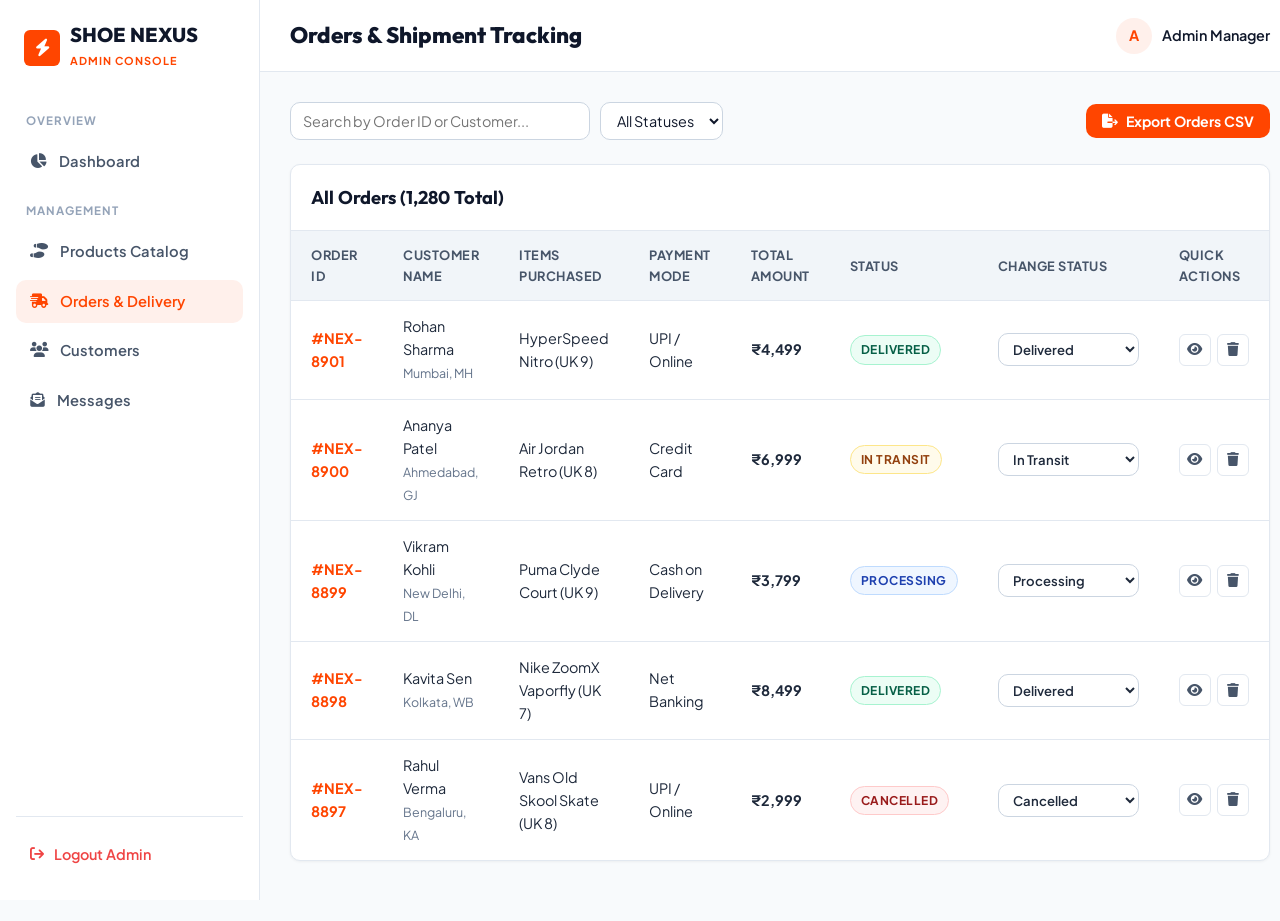
<file: admin/orders.html>
<!DOCTYPE html>
<html lang="en">
<head>
    <meta charset="UTF-8">
    <meta name="viewport" content="width=device-width, initial-scale=1.0">
    <title>Orders & Delivery — SHOE NEXUS Admin</title>
    <!-- Font Awesome 6 Icons -->
    <link rel="stylesheet" href="https://cdnjs.cloudflare.com/ajax/libs/font-awesome/6.5.1/css/all.min.css">
    <!-- Admin Master Stylesheet (Clean White Theme + Modals) -->
    <link rel="stylesheet" href="css/admin.css">
</head>
<body>

    <!-- Admin Sidebar -->
    <aside class="admin-sidebar">
        <div>
            <div class="sidebar-logo">
                <div class="logo-icon"><i class="fa-solid fa-bolt"></i></div>
                <div>
                    <h3>SHOE NEXUS</h3>
                    <span class="tag">ADMIN CONSOLE</span>
                </div>
            </div>

            <div class="sidebar-menu">
                <span class="menu-label">Overview</span>
                <a href="dashboard.html" class="sidebar-link">
                    <span class="link-left"><i class="fa-solid fa-chart-pie"></i> Dashboard</span>
                </a>

                <span class="menu-label">Management</span>
                <a href="products.html" class="sidebar-link">
                    <span class="link-left"><i class="fa-solid fa-shoe-prints"></i> Products Catalog</span>
                </a>
                <a href="orders.html" class="sidebar-link active">
                    <span class="link-left"><i class="fa-solid fa-truck-fast"></i> Orders & Delivery</span>
                </a>
                <a href="users.html" class="sidebar-link">
                    <span class="link-left"><i class="fa-solid fa-users"></i> Customers</span>
                </a>
                <a href="messages.html" class="sidebar-link">
                    <span class="link-left"><i class="fa-solid fa-envelope-open-text"></i> Messages</span>
                </a>
            </div>
        </div>

        <div class="sidebar-footer">
            <a href="login.html" class="logout-btn">
                <i class="fa-solid fa-arrow-right-from-bracket"></i>
                <span>Logout Admin</span>
            </a>
        </div>
    </aside>

    <!-- Main Content Area -->
    <main class="admin-main">
        <!-- Topbar -->
        <header class="admin-topbar">
            <h1>Orders & Shipment Tracking</h1>
            <div class="topbar-actions">
                <div class="admin-user-pill">
                    <div class="admin-avatar">A</div>
                    <span style="font-size: 0.9rem; font-weight: 600; color: var(--dark-900);">Admin Manager</span>
                </div>
            </div>
        </header>

        <!-- Orders Table Body -->
        <div class="admin-body">
            <!-- Filter Controls -->
            <div style="display: flex; justify-content: space-between; align-items: center; margin-bottom: 24px; flex-wrap: wrap; gap: 14px;">
                <div style="display: flex; gap: 10px;">
                    <input type="text" class="admin-input" placeholder="Search by Order ID or Customer..." style="width: 300px;">
                    <select class="admin-input">
                        <option>All Statuses</option>
                        <option>Delivered</option>
                        <option>In Transit</option>
                        <option>Processing</option>
                        <option>Cancelled</option>
                    </select>
                </div>
                <button type="button" class="btn-admin-primary">
                    <i class="fa-solid fa-file-export"></i> Export Orders CSV
                </button>
            </div>

            <!-- Orders Table -->
            <div class="table-card">
                <div class="table-card-header">
                    <h3>All Orders (1,280 Total)</h3>
                </div>
                <table class="admin-table">
                    <thead>
                        <tr>
                            <th>Order ID</th>
                            <th>Customer Name</th>
                            <th>Items Purchased</th>
                            <th>Payment Mode</th>
                            <th>Total Amount</th>
                            <th>Status</th>
                            <th>Change Status</th>
                            <th>Quick Actions</th>
                        </tr>
                    </thead>
                    <tbody>
                        <tr>
                            <td><strong style="color: var(--primary);">#NEX-8901</strong></td>
                            <td>Rohan Sharma<br><span style="font-size: 0.78rem; color: var(--gray-500);">Mumbai, MH</span></td>
                            <td>HyperSpeed Nitro (UK 9)</td>
                            <td>UPI / Online</td>
                            <td><strong>₹4,499</strong></td>
                            <td><span class="badge badge-success">Delivered</span></td>
                            <td>
                                <select class="status-select">
                                    <option selected>Delivered</option>
                                    <option>In Transit</option>
                                    <option>Processing</option>
                                    <option>Out for Delivery</option>
                                    <option>Cancelled</option>
                                </select>
                            </td>
                            <td>
                                <div style="display: flex; gap: 6px;">
                                    <label for="modal-view-order" class="action-btn view" title="View Order Details" style="cursor: pointer;">
                                        <i class="fa-solid fa-eye"></i>
                                    </label>
                                    <label for="modal-delete-order" class="action-btn delete" title="Cancel / Delete Order" style="cursor: pointer;">
                                        <i class="fa-solid fa-trash"></i>
                                    </label>
                                </div>
                            </td>
                        </tr>

                        <tr>
                            <td><strong style="color: var(--primary);">#NEX-8900</strong></td>
                            <td>Ananya Patel<br><span style="font-size: 0.78rem; color: var(--gray-500);">Ahmedabad, GJ</span></td>
                            <td>Air Jordan Retro (UK 8)</td>
                            <td>Credit Card</td>
                            <td><strong>₹6,999</strong></td>
                            <td><span class="badge badge-warning">In Transit</span></td>
                            <td>
                                <select class="status-select">
                                    <option>Delivered</option>
                                    <option selected>In Transit</option>
                                    <option>Processing</option>
                                    <option>Out for Delivery</option>
                                    <option>Cancelled</option>
                                </select>
                            </td>
                            <td>
                                <div style="display: flex; gap: 6px;">
                                    <label for="modal-view-order" class="action-btn view" title="View Order Details" style="cursor: pointer;">
                                        <i class="fa-solid fa-eye"></i>
                                    </label>
                                    <label for="modal-delete-order" class="action-btn delete" title="Cancel / Delete Order" style="cursor: pointer;">
                                        <i class="fa-solid fa-trash"></i>
                                    </label>
                                </div>
                            </td>
                        </tr>

                        <tr>
                            <td><strong style="color: var(--primary);">#NEX-8899</strong></td>
                            <td>Vikram Kohli<br><span style="font-size: 0.78rem; color: var(--gray-500);">New Delhi, DL</span></td>
                            <td>Puma Clyde Court (UK 9)</td>
                            <td>Cash on Delivery</td>
                            <td><strong>₹3,799</strong></td>
                            <td><span class="badge badge-info">Processing</span></td>
                            <td>
                                <select class="status-select">
                                    <option>Delivered</option>
                                    <option>In Transit</option>
                                    <option selected>Processing</option>
                                    <option>Out for Delivery</option>
                                    <option>Cancelled</option>
                                </select>
                            </td>
                            <td>
                                <div style="display: flex; gap: 6px;">
                                    <label for="modal-view-order" class="action-btn view" title="View Order Details" style="cursor: pointer;">
                                        <i class="fa-solid fa-eye"></i>
                                    </label>
                                    <label for="modal-delete-order" class="action-btn delete" title="Cancel / Delete Order" style="cursor: pointer;">
                                        <i class="fa-solid fa-trash"></i>
                                    </label>
                                </div>
                            </td>
                        </tr>

                        <tr>
                            <td><strong style="color: var(--primary);">#NEX-8898</strong></td>
                            <td>Kavita Sen<br><span style="font-size: 0.78rem; color: var(--gray-500);">Kolkata, WB</span></td>
                            <td>Nike ZoomX Vaporfly (UK 7)</td>
                            <td>Net Banking</td>
                            <td><strong>₹8,499</strong></td>
                            <td><span class="badge badge-success">Delivered</span></td>
                            <td>
                                <select class="status-select">
                                    <option selected>Delivered</option>
                                    <option>In Transit</option>
                                    <option>Processing</option>
                                    <option>Out for Delivery</option>
                                    <option>Cancelled</option>
                                </select>
                            </td>
                            <td>
                                <div style="display: flex; gap: 6px;">
                                    <label for="modal-view-order" class="action-btn view" title="View Order Details" style="cursor: pointer;">
                                        <i class="fa-solid fa-eye"></i>
                                    </label>
                                    <label for="modal-delete-order" class="action-btn delete" title="Cancel / Delete Order" style="cursor: pointer;">
                                        <i class="fa-solid fa-trash"></i>
                                    </label>
                                </div>
                            </td>
                        </tr>

                        <tr>
                            <td><strong style="color: var(--primary);">#NEX-8897</strong></td>
                            <td>Rahul Verma<br><span style="font-size: 0.78rem; color: var(--gray-500);">Bengaluru, KA</span></td>
                            <td>Vans Old Skool Skate (UK 8)</td>
                            <td>UPI / Online</td>
                            <td><strong>₹2,999</strong></td>
                            <td><span class="badge badge-danger">Cancelled</span></td>
                            <td>
                                <select class="status-select">
                                    <option>Delivered</option>
                                    <option>In Transit</option>
                                    <option>Processing</option>
                                    <option>Out for Delivery</option>
                                    <option selected>Cancelled</option>
                                </select>
                            </td>
                            <td>
                                <div style="display: flex; gap: 6px;">
                                    <label for="modal-view-order" class="action-btn view" title="View Order Details" style="cursor: pointer;">
                                        <i class="fa-solid fa-eye"></i>
                                    </label>
                                    <label for="modal-delete-order" class="action-btn delete" title="Cancel / Delete Order" style="cursor: pointer;">
                                        <i class="fa-solid fa-trash"></i>
                                    </label>
                                </div>
                            </td>
                        </tr>
                    </tbody>
                </table>
            </div>
        </div>
    </main>

    <!-- ====================================================================
         1. PURE CSS POPUP MODAL: VIEW ORDER DETAILS & INVOICE
         ==================================================================== -->
    <input type="checkbox" id="modal-view-order" class="admin-modal-toggle">
    <div class="admin-modal-overlay">
        <div class="admin-modal" style="max-width: 600px;">
            <div class="admin-modal-header">
                <div>
                    <h3 style="display: flex; align-items: center; gap: 8px;">
                        <i class="fa-solid fa-receipt" style="color: var(--primary);"></i> Order Details #NEX-8901
                    </h3>
                    <span style="font-size: 0.8rem; color: var(--gray-500);">Placed on: Today, 14:20 PM</span>
                </div>
                <label for="modal-view-order" class="modal-close-btn" title="Close"><i class="fa-solid fa-xmark"></i></label>
            </div>

            <!-- Customer & Shipping Summary -->
            <div style="display: grid; grid-template-columns: 1fr 1fr; gap: 16px; background-color: var(--gray-50); border: 1px solid var(--gray-200); border-radius: var(--radius-md); padding: 16px; margin-bottom: 20px;">
                <div>
                    <span style="font-size: 0.75rem; font-weight: 700; color: var(--gray-400); text-transform: uppercase;">Customer Info</span>
                    <h4 style="font-size: 0.95rem; font-weight: 700; color: var(--dark-900); margin-top: 2px;">Rohan Sharma</h4>
                    <p style="font-size: 0.85rem; color: var(--gray-600);">rohan.sharma@example.com</p>
                    <p style="font-size: 0.85rem; color: var(--gray-600);">+91 98201 44521</p>
                </div>
                <div>
                    <span style="font-size: 0.75rem; font-weight: 700; color: var(--gray-400); text-transform: uppercase;">Delivery Address</span>
                    <p style="font-size: 0.85rem; color: var(--gray-600); margin-top: 2px;">Flat 402, Hill Road, Bandra West, Mumbai, Maharashtra 400050</p>
                </div>
            </div>

            <!-- Ordered Item Line Item -->
            <div style="border: 1px solid var(--gray-200); border-radius: var(--radius-md); padding: 14px; margin-bottom: 20px;">
                <div style="display: flex; align-items: center; justify-content: space-between;">
                    <div>
                        <h4 style="font-size: 0.95rem; font-weight: 700; color: var(--dark-900);">HyperSpeed Nitro Marathon</h4>
                        <span style="font-size: 0.8rem; color: var(--gray-500);">Size: UK 9 • Crimson • Qty: 1</span>
                    </div>
                    <strong style="font-size: 1rem; color: var(--dark-900);">₹4,499</strong>
                </div>
            </div>

            <!-- Payment & Total Breakdown -->
            <div style="display: flex; justify-content: space-between; align-items: center; padding-top: 12px; border-top: 1px solid var(--gray-200); margin-bottom: 24px;">
                <div>
                    <span style="font-size: 0.85rem; color: var(--gray-600);">Payment Mode: <strong>UPI (GPay Verified)</strong></span><br>
                    <span class="badge badge-success" style="margin-top: 6px;">Payment Confirmed</span>
                </div>
                <div style="text-align: right;">
                    <span style="font-size: 0.85rem; color: var(--gray-500);">Total Paid:</span>
                    <h3 style="font-family: var(--font-heading); font-size: 1.4rem; font-weight: 800; color: var(--dark-900);">₹4,499</h3>
                </div>
            </div>

            <div style="display: flex; justify-content: flex-end; gap: 10px;">
                <label for="modal-view-order" class="btn-admin-outline" style="cursor: pointer;">Close Details</label>
                <button type="button" class="btn-admin-primary">
                    <i class="fa-solid fa-print"></i> Print Invoice
                </button>
            </div>
        </div>
    </div>

    <!-- ====================================================================
         2. PURE CSS POPUP MODAL: CANCEL / DELETE ORDER CONFIRMATION
         ==================================================================== -->
    <input type="checkbox" id="modal-delete-order" class="admin-modal-toggle">
    <div class="admin-modal-overlay">
        <div class="admin-modal" style="max-width: 450px; text-align: center;">
            <div style="width: 56px; height: 56px; background-color: var(--danger-bg); color: var(--danger); border-radius: var(--radius-full); display: inline-flex; align-items: center; justify-content: center; font-size: 1.5rem; margin-bottom: 16px;">
                <i class="fa-solid fa-trash-can"></i>
            </div>
            <h3 style="font-family: var(--font-heading); font-size: 1.25rem; font-weight: 800; color: var(--dark-900); margin-bottom: 8px;">Cancel & Remove Order?</h3>
            <p style="font-size: 0.9rem; color: var(--gray-600); margin-bottom: 24px;">
                Are you sure you want to cancel and delete order <strong>#NEX-8901</strong>? This will release warehouse stock reservation and notify the customer.
            </p>

            <div style="display: flex; justify-content: center; gap: 12px;">
                <label for="modal-delete-order" class="btn-admin-outline" style="cursor: pointer;">Keep Order</label>
                <button type="button" class="btn-admin-primary" style="background-color: var(--danger);">
                    <i class="fa-solid fa-trash"></i> Yes, Delete Order
                </button>
            </div>
        </div>
    </div>

</body>
</html>
</file>
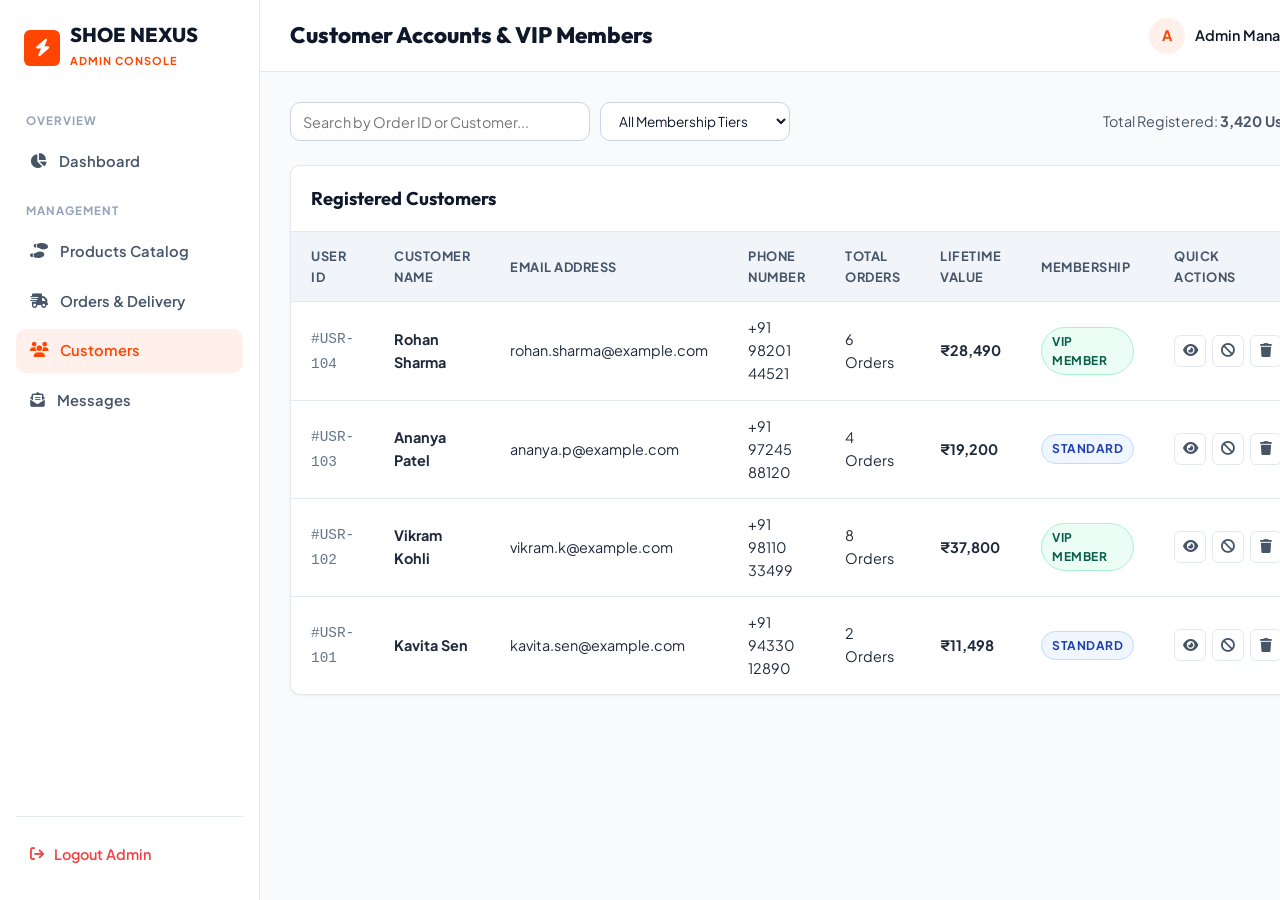
<file: admin/users.html>
<!DOCTYPE html>
<html lang="en">
<head>
    <meta charset="UTF-8">
    <meta name="viewport" content="width=device-width, initial-scale=1.0">
    <title>Customer Management — SHOE NEXUS Admin</title>
    <!-- Font Awesome 6 Icons -->
    <link rel="stylesheet" href="https://cdnjs.cloudflare.com/ajax/libs/font-awesome/6.5.1/css/all.min.css">
    <!-- Admin Master Stylesheet (Clean White Theme) -->
    <link rel="stylesheet" href="css/admin.css">
</head>
<body>

    <!-- Admin Sidebar -->
    <aside class="admin-sidebar">
        <div>
            <div class="sidebar-logo">
                <div class="logo-icon"><i class="fa-solid fa-bolt"></i></div>
                <div>
                    <h3>SHOE NEXUS</h3>
                    <span class="tag">ADMIN CONSOLE</span>
                </div>
            </div>

            <div class="sidebar-menu">
                <span class="menu-label">Overview</span>
                <a href="dashboard.html" class="sidebar-link">
                    <span class="link-left"><i class="fa-solid fa-chart-pie"></i> Dashboard</span>
                </a>

                <span class="menu-label">Management</span>
                <a href="products.html" class="sidebar-link">
                    <span class="link-left"><i class="fa-solid fa-shoe-prints"></i> Products Catalog</span>
                </a>
                <a href="orders.html" class="sidebar-link">
                    <span class="link-left"><i class="fa-solid fa-truck-fast"></i> Orders & Delivery</span>
                </a>
                <a href="users.html" class="sidebar-link active">
                    <span class="link-left"><i class="fa-solid fa-users"></i> Customers</span>
                </a>
                <a href="messages.html" class="sidebar-link">
                    <span class="link-left"><i class="fa-solid fa-envelope-open-text"></i> Messages</span>
                </a>
            </div>
        </div>

        <div class="sidebar-footer">
            <a href="login.html" class="logout-btn">
                <i class="fa-solid fa-arrow-right-from-bracket"></i>
                <span>Logout Admin</span>
            </a>
        </div>
    </aside>

    <!-- Main Content Area -->
    <main class="admin-main">
        <!-- Topbar -->
        <header class="admin-topbar">
            <h1>Customer Accounts & VIP Members</h1>
            <div class="topbar-actions">
                <div class="admin-user-pill">
                    <div class="admin-avatar">A</div>
                    <span style="font-size: 0.9rem; font-weight: 600; color: var(--dark-900);">Admin Manager</span>
                </div>
            </div>
        </header>

        <!-- Customers Table Body -->
        <div class="admin-body">
            <div style="display: flex; justify-content: space-between; align-items: center; margin-bottom: 24px;">
                <!-- <input type="text" class="admin-input" placeholder="Search customers by name, phone or email..." style="width: 320px;"> -->
                <div style="display: flex; gap: 10px;">
                    <input type="text" class="admin-input" placeholder="Search by Order ID or Customer..." style="width: 300px;">
                    <select class="admin-input" style="width: 190px; padding: 9px 14px; font-size: 0.85rem;">
                        <option value="all">All Membership Tiers</option>
                        <option value="vip">VIP Obsidian Tier</option>
                        <option value="gold">Gold Elite</option>
                        <option value="regular">Active Buyers</option>
                    </select>
                </div>
                <span style="font-size: 0.9rem; color: var(--gray-600);">Total Registered: <strong>3,420 Users</strong></span>
            </div>

            <!-- Customers Table -->
            <div class="table-card">
                <div class="table-card-header">
                    <h3>Registered Customers</h3>
                </div>
                <table class="admin-table">
                    <thead>
                        <tr>
                            <th>User ID</th>
                            <th>Customer Name</th>
                            <th>Email Address</th>
                            <th>Phone Number</th>
                            <th>Total Orders</th>
                            <th>Lifetime Value</th>
                            <th>Membership</th>
                            <th>Quick Actions</th>
                        </tr>
                    </thead>
                    <tbody>
                        <tr>
                            <td><span style="color: var(--gray-500); font-family: monospace;">#USR-104</span></td>
                            <td><strong>Rohan Sharma</strong></td>
                            <td>rohan.sharma@example.com</td>
                            <td>+91 98201 44521</td>
                            <td>6 Orders</td>
                            <td><strong>₹28,490</strong></td>
                            <td><span class="badge badge-success">VIP Member</span></td>
                            <td>
                                <div style="display: flex; gap: 6px;">
                                    <label for="modal-view-user" class="action-btn view" title="View Customer Profile" style="cursor: pointer;">
                                        <i class="fa-solid fa-eye"></i>
                                    </label>
                                    <label for="modal-block-user" class="action-btn block" title="Block / Suspend Customer" style="cursor: pointer;">
                                        <i class="fa-solid fa-ban"></i>
                                    </label>
                                    <label for="modal-delete-user" class="action-btn delete" title="Delete Customer Account" style="cursor: pointer;">
                                        <i class="fa-solid fa-trash"></i>
                                    </label>
                                </div>
                            </td>
                        </tr>

                        <tr>
                            <td><span style="color: var(--gray-500); font-family: monospace;">#USR-103</span></td>
                            <td><strong>Ananya Patel</strong></td>
                            <td>ananya.p@example.com</td>
                            <td>+91 97245 88120</td>
                            <td>4 Orders</td>
                            <td><strong>₹19,200</strong></td>
                            <td><span class="badge badge-info">Standard</span></td>
                            <td>
                                <div style="display: flex; gap: 6px;">
                                    <label for="modal-view-user" class="action-btn view" title="View Customer Profile" style="cursor: pointer;">
                                        <i class="fa-solid fa-eye"></i>
                                    </label>
                                    <label for="modal-block-user" class="action-btn block" title="Block / Suspend Customer" style="cursor: pointer;">
                                        <i class="fa-solid fa-ban"></i>
                                    </label>
                                    <label for="modal-delete-user" class="action-btn delete" title="Delete Customer Account" style="cursor: pointer;">
                                        <i class="fa-solid fa-trash"></i>
                                    </label>
                                </div>
                            </td>
                        </tr>

                        <tr>
                            <td><span style="color: var(--gray-500); font-family: monospace;">#USR-102</span></td>
                            <td><strong>Vikram Kohli</strong></td>
                            <td>vikram.k@example.com</td>
                            <td>+91 98110 33499</td>
                            <td>8 Orders</td>
                            <td><strong>₹37,800</strong></td>
                            <td><span class="badge badge-success">VIP Member</span></td>
                            <td>
                                <div style="display: flex; gap: 6px;">
                                    <label for="modal-view-user" class="action-btn view" title="View Customer Profile" style="cursor: pointer;">
                                        <i class="fa-solid fa-eye"></i>
                                    </label>
                                    <label for="modal-block-user" class="action-btn block" title="Block / Suspend Customer" style="cursor: pointer;">
                                        <i class="fa-solid fa-ban"></i>
                                    </label>
                                    <label for="modal-delete-user" class="action-btn delete" title="Delete Customer Account" style="cursor: pointer;">
                                        <i class="fa-solid fa-trash"></i>
                                    </label>
                                </div>
                            </td>
                        </tr>

                        <tr>
                            <td><span style="color: var(--gray-500); font-family: monospace;">#USR-101</span></td>
                            <td><strong>Kavita Sen</strong></td>
                            <td>kavita.sen@example.com</td>
                            <td>+91 94330 12890</td>
                            <td>2 Orders</td>
                            <td><strong>₹11,498</strong></td>
                            <td><span class="badge badge-info">Standard</span></td>
                            <td>
                                <div style="display: flex; gap: 6px;">
                                    <label for="modal-view-user" class="action-btn view" title="View Customer Profile" style="cursor: pointer;">
                                        <i class="fa-solid fa-eye"></i>
                                    </label>
                                    <label for="modal-block-user" class="action-btn block" title="Block / Suspend Customer" style="cursor: pointer;">
                                        <i class="fa-solid fa-ban"></i>
                                    </label>
                                    <label for="modal-delete-user" class="action-btn delete" title="Delete Customer Account" style="cursor: pointer;">
                                        <i class="fa-solid fa-trash"></i>
                                    </label>
                                </div>
                            </td>
                        </tr>
                    </tbody>
                </table>
            </div>
        </div>
    </main>

    <!-- ====================================================================
         1. PURE CSS POPUP MODAL: VIEW CUSTOMER PROFILE & ORDER HISTORY
         ==================================================================== -->
    <input type="checkbox" id="modal-view-user" class="admin-modal-toggle">
    <div class="admin-modal-overlay">
        <div class="admin-modal" style="max-width: 580px;">
            <div class="admin-modal-header">
                <div style="display: flex; align-items: center; gap: 12px;">
                    <div style="width: 44px; height: 44px; background-color: var(--primary); color: #fff; border-radius: var(--radius-full); display: flex; align-items: center; justify-content: center; font-weight: 700; font-size: 1.1rem;">
                        RS
                    </div>
                    <div>
                        <h3 style="margin-bottom: 2px;">Rohan Sharma</h3>
                        <span class="badge badge-success" style="font-size: 0.72rem;">VIP Member (Gold Tier)</span>
                    </div>
                </div>
                <label for="modal-view-user" class="modal-close-btn" title="Close"><i class="fa-solid fa-xmark"></i></label>
            </div>

            <!-- Customer Details Summary -->
            <div style="display: grid; grid-template-columns: 1fr 1fr; gap: 14px; background-color: var(--gray-50); border: 1px solid var(--gray-200); border-radius: var(--radius-md); padding: 16px; margin-bottom: 20px;">
                <div>
                    <span style="font-size: 0.75rem; font-weight: 700; color: var(--gray-400); text-transform: uppercase;">Contact Info</span>
                    <p style="font-size: 0.85rem; color: var(--dark-900); font-weight: 600; margin-top: 4px;">rohan.sharma@example.com</p>
                    <p style="font-size: 0.85rem; color: var(--gray-600); margin-top: 2px;">+91 98201 44521</p>
                </div>
                <div>
                    <span style="font-size: 0.75rem; font-weight: 700; color: var(--gray-400); text-transform: uppercase;">Default Shipping Address</span>
                    <p style="font-size: 0.85rem; color: var(--gray-600); margin-top: 4px;">Flat 402, Hill Road, Bandra West, Mumbai 400050</p>
                </div>
            </div>

            <!-- Customer Stats Metrics -->
            <div style="display: grid; grid-template-columns: repeat(3, 1fr); gap: 12px; margin-bottom: 20px;">
                <div style="border: 1px solid var(--gray-200); border-radius: var(--radius-md); padding: 12px; text-align: center;">
                    <span style="font-size: 0.75rem; color: var(--gray-500);">Total Orders</span>
                    <h4 style="font-size: 1.2rem; font-weight: 800; color: var(--dark-900); margin-top: 2px;">6</h4>
                </div>
                <div style="border: 1px solid var(--gray-200); border-radius: var(--radius-md); padding: 12px; text-align: center;">
                    <span style="font-size: 0.75rem; color: var(--gray-500);">Total Spent</span>
                    <h4 style="font-size: 1.2rem; font-weight: 800; color: var(--primary); margin-top: 2px;">₹28,490</h4>
                </div>
                <div style="border: 1px solid var(--gray-200); border-radius: var(--radius-md); padding: 12px; text-align: center;">
                    <span style="font-size: 0.75rem; color: var(--gray-500);">Joined</span>
                    <h4 style="font-size: 0.95rem; font-weight: 700; color: var(--dark-900); margin-top: 4px;">Jan 2026</h4>
                </div>
            </div>

            <!-- Recent Activity List -->
            <div>
                <h4 style="font-size: 0.88rem; font-weight: 700; color: var(--dark-900); margin-bottom: 8px;">Recent Order Activity</h4>
                <div style="border: 1px solid var(--gray-200); border-radius: var(--radius-md); padding: 10px 14px; display: flex; justify-content: space-between; align-items: center; font-size: 0.85rem;">
                    <div>
                        <strong style="color: var(--primary);">#NEX-8901</strong> — HyperSpeed Nitro (UK 9)
                        <div style="font-size: 0.75rem; color: var(--gray-500);">Delivered on Today • ₹4,499</div>
                    </div>
                    <span class="badge badge-success">Completed</span>
                </div>
            </div>

            <div style="display: flex; justify-content: flex-end; gap: 10px; margin-top: 24px; padding-top: 16px; border-top: 1px solid var(--gray-200);">
                <label for="modal-view-user" class="btn-admin-outline" style="cursor: pointer;">Close Profile</label>
                <a href="mailto:rohan.sharma@example.com" class="btn-admin-primary">
                    <i class="fa-solid fa-envelope"></i> Send Direct Email
                </a>
            </div>
        </div>
    </div>

    <!-- ====================================================================
         2. PURE CSS POPUP MODAL: BLOCK / SUSPEND CUSTOMER
         ==================================================================== -->
    <input type="checkbox" id="modal-block-user" class="admin-modal-toggle">
    <div class="admin-modal-overlay">
        <div class="admin-modal" style="max-width: 460px; text-align: center;">
            <div style="width: 56px; height: 56px; background-color: var(--warning-bg); color: var(--warning); border-radius: var(--radius-full); display: inline-flex; align-items: center; justify-content: center; font-size: 1.5rem; margin-bottom: 16px;">
                <i class="fa-solid fa-ban"></i>
            </div>
            <h3 style="font-family: var(--font-heading); font-size: 1.25rem; font-weight: 800; color: var(--dark-900); margin-bottom: 8px;">Block Customer Account?</h3>
            <p style="font-size: 0.9rem; color: var(--gray-600); margin-bottom: 18px;">
                Temporarily suspend login and order privileges for <strong>Rohan Sharma</strong> (#USR-104).
            </p>

            <div class="admin-form-group" style="text-align: left; margin-bottom: 22px;">
                <label>Reason for Suspension</label>
                <select class="admin-input" style="width: 100%;">
                    <option>Suspicious Order Fraud Activity</option>
                    <option>Repeated COD Order Rejections</option>
                    <option>Payment Chargeback Dispute</option>
                    <option>Terms of Service Violation</option>
                </select>
            </div>

            <div style="display: flex; justify-content: center; gap: 12px;">
                <label for="modal-block-user" class="btn-admin-outline" style="cursor: pointer;">Cancel</label>
                <button type="button" class="btn-admin-primary" style="background-color: var(--warning-text);">
                    <i class="fa-solid fa-ban"></i> Confirm Suspension
                </button>
            </div>
        </div>
    </div>

    <!-- ====================================================================
         3. PURE CSS POPUP MODAL: DELETE CUSTOMER ACCOUNT
         ==================================================================== -->
    <input type="checkbox" id="modal-delete-user" class="admin-modal-toggle">
    <div class="admin-modal-overlay">
        <div class="admin-modal" style="max-width: 440px; text-align: center;">
            <div style="width: 56px; height: 56px; background-color: var(--danger-bg); color: var(--danger); border-radius: var(--radius-full); display: inline-flex; align-items: center; justify-content: center; font-size: 1.5rem; margin-bottom: 16px;">
                <i class="fa-solid fa-user-xmark"></i>
            </div>
            <h3 style="font-family: var(--font-heading); font-size: 1.25rem; font-weight: 800; color: var(--dark-900); margin-bottom: 8px;">Delete Customer Profile?</h3>
            <p style="font-size: 0.9rem; color: var(--gray-600); margin-bottom: 24px;">
                Are you sure you want to permanently delete customer account <strong>#USR-104</strong>? All saved addresses and reward points will be removed.
            </p>

            <div style="display: flex; justify-content: center; gap: 12px;">
                <label for="modal-delete-user" class="btn-admin-outline" style="cursor: pointer;">Cancel</label>
                <button type="button" class="btn-admin-primary" style="background-color: var(--danger);">
                    <i class="fa-solid fa-trash"></i> Yes, Delete User
                </button>
            </div>
        </div>
    </div>

</body>
</html>
</file>
<file: css/style.css>
/* ====================================================================
   SHOE NEXUS — Clean White Edition Master Stylesheet (style.css)
   Pure HTML5 & CSS3 • Zero JavaScript • Clean Color Palette • Modern UI
   ==================================================================== */

@import url('https://fonts.googleapis.com/css2?family=Plus+Jakarta+Sans:wght@400;500;600;700;800&family=Outfit:wght@500;600;700;800;900&display=swap');

/* --- Root Variables: Clean White & Crimson-Orange Color Palette --- */
:root {
    --primary: #FF4500;
    --primary-hover: #E03D00;
    --primary-light: #FFF0EB;

    --dark-900: #0F172A;
    --dark-800: #1E293B;
    --dark-700: #334155;

    --gray-600: #475569;
    --gray-500: #64748B;
    --gray-400: #94A3B8;
    --gray-300: #CBD5E1;
    --gray-200: #E2E8F0;
    --gray-100: #F1F5F9;
    --gray-50:  #F8FAFC;

    --white: #FFFFFF;
    --black: #000000;

    --success: #10B981;
    --warning: #F59E0B;
    --danger:  #EF4444;

    --font-heading: 'Outfit', -apple-system, BlinkMacSystemFont, sans-serif;
    --font-body: 'Plus Jakarta Sans', -apple-system, BlinkMacSystemFont, sans-serif;

    --shadow-sm: 0 1px 3px rgba(0, 0, 0, 0.06);
    --shadow-md: 0 4px 14px rgba(0, 0, 0, 0.08);
    --shadow-lg: 0 10px 25px rgba(0, 0, 0, 0.1);

    --radius-sm: 6px;
    --radius-md: 10px;
    --radius-lg: 16px;
    --radius-full: 9999px;

    --transition: 0.2s ease;
    --header-height: 76px;
}

/* --- Global Reset --- */
*, *::before, *::after {
    margin: 0;
    padding: 0;
    box-sizing: border-box;
}

html {
    font-size: 16px;
    scroll-behavior: smooth;
}

body {
    font-family: var(--font-body);
    background-color: var(--gray-50);
    color: var(--dark-800);
    line-height: 1.6;
    min-height: 100vh;
    display: flex;
    flex-direction: column;
}

main {
    flex: 1;
}

a {
    color: inherit;
    text-decoration: none;
    transition: color var(--transition), background-color var(--transition), border-color var(--transition);
}

img {
    max-width: 100%;
    height: auto;
    display: block;
}

button, input, select, textarea {
    font-family: inherit;
    font-size: inherit;
    outline: none;
}

/* --- Containers & Section Helpers --- */
.container {
    width: 100%;
    max-width: 1200px;
    margin: 0 auto;
    padding: 0 20px;
}

.section-padding {
    padding: 60px 0;
}

.section-header {
    text-align: center;
    max-width: 650px;
    margin: 0 auto 40px auto;
}

.section-tag {
    display: inline-block;
    color: var(--primary);
    background: var(--primary-light);
    padding: 4px 12px;
    border-radius: var(--radius-full);
    font-size: 0.8rem;
    font-weight: 700;
    text-transform: uppercase;
    letter-spacing: 1px;
    margin-bottom: 10px;
}

.section-title {
    font-family: var(--font-heading);
    font-size: 2.1rem;
    font-weight: 700;
    color: var(--dark-900);
    margin-bottom: 10px;
    line-height: 1.25;
}

.section-subtitle {
    font-size: 0.95rem;
    color: var(--gray-600);
}

/* --- Buttons --- */
.btn {
    display: inline-flex;
    align-items: center;
    justify-content: center;
    gap: 8px;
    padding: 10px 22px;
    border-radius: var(--radius-md);
    font-weight: 600;
    font-size: 0.95rem;
    cursor: pointer;
    border: 1px solid transparent;
    transition: all var(--transition);
}

.btn-primary {
    background-color: var(--primary);
    color: var(--white);
}

.btn-primary:hover {
    background-color: var(--primary-hover);
    color: var(--white);
}

.btn-dark {
    background-color: var(--dark-900);
    color: var(--white);
}

.btn-dark:hover {
    background-color: var(--dark-700);
    color: var(--white);
}

.btn-outline {
    background-color: transparent;
    border-color: var(--gray-300);
    color: var(--dark-800);
}

.btn-outline:hover {
    border-color: var(--dark-900);
    background-color: var(--gray-100);
}

.btn-sm {
    padding: 6px 14px;
    font-size: 0.85rem;
}

.btn-block {
    width: 100%;
}

/* --- Header & Navbar (Clean White Design) --- */
.site-header {
    background-color: var(--white);
    border-bottom: 1px solid var(--gray-200);
    position: sticky;
    top: 0;
    z-index: 1000;
}

.navbar {
    display: flex;
    align-items: center;
    justify-content: space-between;
    height: var(--header-height);
}

.brand-logo {
    display: flex;
    align-items: center;
    gap: 10px;
    font-family: var(--font-heading);
    font-size: 1.35rem;
    font-weight: 800;
    color: var(--dark-900);
    letter-spacing: -0.5px;
}

.brand-logo .logo-icon {
    width: 36px;
    height: 36px;
    background-color: var(--primary);
    color: var(--white);
    border-radius: var(--radius-sm);
    display: flex;
    align-items: center;
    justify-content: center;
    font-size: 1rem;
}

.brand-logo .highlight {
    color: var(--primary);
}

.nav-menu {
    display: flex;
    align-items: center;
    gap: 28px;
}

.nav-link {
    font-size: 0.95rem;
    font-weight: 600;
    color: var(--gray-600);
    padding: 6px 0;
    position: relative;
}

.nav-link:hover,
.nav-link.active {
    color: var(--primary);
}

.nav-link.active::after {
    content: '';
    position: absolute;
    bottom: -2px;
    left: 0;
    width: 100%;
    height: 2px;
    background-color: var(--primary);
    border-radius: var(--radius-full);
}

.header-actions {
    display: flex;
    align-items: center;
    gap: 12px;
}

.header-icon-btn {
    width: 40px;
    height: 40px;
    border-radius: var(--radius-full);
    border: 1px solid var(--gray-200);
    display: flex;
    align-items: center;
    justify-content: center;
    color: var(--dark-800);
    background-color: var(--white);
    position: relative;
}

.header-icon-btn:hover {
    border-color: var(--primary);
    color: var(--primary);
}

.cart-badge {
    position: absolute;
    top: -4px;
    right: -4px;
    background-color: var(--primary);
    color: var(--white);
    font-size: 0.7rem;
    font-weight: 700;
    width: 18px;
    height: 18px;
    border-radius: var(--radius-full);
    display: flex;
    align-items: center;
    justify-content: center;
}

/* Pure CSS Mobile Hamburger & Drawer */
.mobile-nav-checkbox {
    display: none;
}

.hamburger-btn {
    display: none;
    flex-direction: column;
    gap: 5px;
    cursor: pointer;
    padding: 6px;
}

.hamburger-btn span {
    display: block;
    width: 22px;
    height: 2px;
    background-color: var(--dark-900);
    border-radius: 2px;
}

.mobile-drawer-overlay {
    display: none;
    position: fixed;
    top: 0;
    left: 0;
    width: 100vw;
    height: 100vh;
    background: rgba(15, 23, 42, 0.5);
    z-index: 1001;
}

.mobile-nav-drawer {
    display: none;
    position: fixed;
    top: 0;
    right: 0;
    width: 280px;
    height: 100vh;
    background-color: var(--white);
    z-index: 1002;
    padding: 24px 20px;
    flex-direction: column;
    justify-content: space-between;
    box-shadow: var(--shadow-lg);
}

.mobile-drawer-header {
    display: flex;
    align-items: center;
    justify-content: space-between;
    margin-bottom: 24px;
    padding-bottom: 14px;
    border-bottom: 1px solid var(--gray-200);
}

.drawer-close-btn {
    cursor: pointer;
    font-size: 1.2rem;
    color: var(--dark-800);
}

.mobile-nav-links {
    display: flex;
    flex-direction: column;
    gap: 12px;
}

.mobile-nav-links a {
    padding: 10px 14px;
    border-radius: var(--radius-md);
    font-weight: 600;
    color: var(--dark-800);
    display: flex;
    justify-content: space-between;
    align-items: center;
}

.mobile-nav-links a:hover,
.mobile-nav-links a.active {
    background-color: var(--primary-light);
    color: var(--primary);
}

.mobile-nav-checkbox:checked ~ .mobile-drawer-overlay {
    display: block;
}

.mobile-nav-checkbox:checked ~ .mobile-nav-drawer {
    display: flex;
}

/* --- Hero Section (Clean Warm Glow) --- */
.hero-section {
    background: linear-gradient(135deg, #FFF6F3 0%, #F8FAFC 100%);
    border-bottom: 1px solid var(--gray-200);
    padding: 60px 0;
}

.hero-grid {
    display: grid;
    grid-template-columns: 1.1fr 0.9fr;
    align-items: center;
    gap: 40px;
}

.hero-content {
    max-width: 560px;
}

.hero-title {
    font-family: var(--font-heading);
    font-size: 2.8rem;
    font-weight: 800;
    line-height: 1.15;
    color: var(--dark-900);
    margin-bottom: 16px;
}

.hero-title span {
    color: var(--primary);
}

.hero-desc {
    font-size: 1.05rem;
    color: var(--gray-600);
    margin-bottom: 28px;
    line-height: 1.6;
}

.hero-cta-group {
    display: flex;
    align-items: center;
    gap: 14px;
    margin-bottom: 36px;
}

.hero-stats {
    display: flex;
    align-items: center;
    gap: 32px;
    border-top: 1px solid var(--gray-200);
    padding-top: 24px;
}

.stat-item h3 {
    font-family: var(--font-heading);
    font-size: 1.5rem;
    font-weight: 800;
    color: var(--dark-900);
}

.stat-item p {
    font-size: 0.85rem;
    color: var(--gray-500);
}

.hero-visual {
    position: relative;
    text-align: center;
}

.hero-img-box {
    background: var(--white);
    border-radius: var(--radius-lg);
    padding: 20px;
    border: 1px solid var(--gray-200);
    box-shadow: var(--shadow-md);
}

.hero-img-box img {
    width: 100%;
    height: 340px;
    object-fit: cover;
    border-radius: var(--radius-md);
}

/* --- Features Bar --- */
.features-bar {
    background-color: var(--white);
    border-bottom: 1px solid var(--gray-200);
    padding: 24px 0;
}

.features-grid {
    display: grid;
    grid-template-columns: repeat(4, 1fr);
    gap: 20px;
}

.feature-box {
    display: flex;
    align-items: center;
    gap: 14px;
}

.feature-icon {
    width: 44px;
    height: 44px;
    background-color: var(--primary-light);
    color: var(--primary);
    border-radius: var(--radius-md);
    display: flex;
    align-items: center;
    justify-content: center;
    font-size: 1.15rem;
    flex-shrink: 0;
}

.feature-info h4 {
    font-size: 0.95rem;
    font-weight: 700;
    color: var(--dark-900);
    margin-bottom: 2px;
}

.feature-info p {
    font-size: 0.82rem;
    color: var(--gray-500);
}

/* --- Categories Grid --- */
.categories-grid {
    display: grid;
    grid-template-columns: repeat(4, 1fr);
    gap: 20px;
}

.category-card {
    position: relative;
    border-radius: var(--radius-md);
    overflow: hidden;
    height: 240px;
    display: block;
    box-shadow: var(--shadow-sm);
    border: 1px solid var(--gray-200);
}

.category-card img {
    width: 100%;
    height: 100%;
    object-fit: cover;
    transition: transform 0.3s ease;
}

.category-card:hover img {
    transform: scale(1.04);
}

.category-overlay {
    position: absolute;
    inset: 0;
    background: linear-gradient(180deg, rgba(15,23,42,0.1) 40%, rgba(15,23,42,0.85) 100%);
    display: flex;
    flex-direction: column;
    justify-content: flex-end;
    padding: 18px;
    color: var(--white);
}

.category-overlay h3 {
    font-family: var(--font-heading);
    font-size: 1.15rem;
    font-weight: 700;
}

.category-overlay span {
    font-size: 0.82rem;
    opacity: 0.85;
}

/* --- Product Cards & Grid --- */
.product-grid {
    display: grid;
    grid-template-columns: repeat(3, 1fr);
    gap: 24px;
}

.product-card {
    background-color: var(--white);
    border: 1px solid var(--gray-200);
    border-radius: var(--radius-md);
    overflow: hidden;
    display: flex;
    flex-direction: column;
    transition: border-color var(--transition), box-shadow var(--transition);
    position: relative;
}

.product-card:hover {
    border-color: var(--gray-300);
    box-shadow: var(--shadow-md);
}

.product-badge {
    position: absolute;
    top: 12px;
    left: 12px;
    background-color: var(--dark-900);
    color: var(--white);
    font-size: 0.72rem;
    font-weight: 700;
    padding: 3px 8px;
    border-radius: var(--radius-sm);
    z-index: 2;
    text-transform: uppercase;
}

.product-badge.sale {
    background-color: var(--primary);
}

.product-media {
    background-color: var(--gray-100);
    height: 220px;
    display: flex;
    align-items: center;
    justify-content: center;
    overflow: hidden;
}

.product-media img {
    width: 100%;
    height: 100%;
    object-fit: cover;
    transition: transform 0.3s ease;
}

.product-card:hover .product-media img {
    transform: scale(1.03);
}

.product-details {
    padding: 18px;
    display: flex;
    flex-direction: column;
    flex: 1;
}

.product-category {
    font-size: 0.78rem;
    font-weight: 700;
    color: var(--primary);
    text-transform: uppercase;
    letter-spacing: 0.5px;
    margin-bottom: 4px;
}

.product-name {
    font-family: var(--font-heading);
    font-size: 1.08rem;
    font-weight: 700;
    color: var(--dark-900);
    margin-bottom: 8px;
    line-height: 1.3;
}

.product-rating {
    display: flex;
    align-items: center;
    gap: 6px;
    font-size: 0.82rem;
    margin-bottom: 12px;
}

.stars {
    color: var(--warning);
}

.review-count {
    color: var(--gray-500);
}

.product-sizes {
    display: flex;
    gap: 6px;
    margin-bottom: 16px;
}

.size-pill {
    font-size: 0.75rem;
    font-weight: 600;
    padding: 3px 8px;
    border: 1px solid var(--gray-200);
    border-radius: var(--radius-sm);
    color: var(--gray-600);
}

.size-pill.selected {
    border-color: var(--dark-900);
    background-color: var(--dark-900);
    color: var(--white);
}

.product-footer {
    display: flex;
    align-items: center;
    justify-content: space-between;
    margin-top: auto;
    padding-top: 12px;
    border-top: 1px solid var(--gray-100);
}

.product-price {
    display: flex;
    align-items: baseline;
    gap: 6px;
}

.current-price {
    font-family: var(--font-heading);
    font-size: 1.2rem;
    font-weight: 800;
    color: var(--dark-900);
}

.original-price {
    font-size: 0.85rem;
    color: var(--gray-400);
    text-decoration: line-through;
}

/* --- Banner Callout --- */
.promo-banner {
    background-color: var(--dark-900);
    color: var(--white);
    border-radius: var(--radius-lg);
    padding: 44px;
    display: flex;
    align-items: center;
    justify-content: space-between;
    gap: 30px;
    margin: 40px 0;
}

.promo-banner h2 {
    font-family: var(--font-heading);
    font-size: 1.8rem;
    font-weight: 800;
    margin-bottom: 8px;
}

.promo-banner p {
    color: var(--gray-300);
    font-size: 0.95rem;
    max-width: 500px;
}

/* --- Testimonials --- */
.reviews-grid {
    display: grid;
    grid-template-columns: repeat(3, 1fr);
    gap: 20px;
}

.review-card {
    background-color: var(--white);
    border: 1px solid var(--gray-200);
    border-radius: var(--radius-md);
    padding: 24px;
}

.review-card .stars {
    margin-bottom: 10px;
}

.review-text {
    font-size: 0.92rem;
    color: var(--gray-600);
    margin-bottom: 16px;
    font-style: italic;
}

.reviewer {
    display: flex;
    align-items: center;
    gap: 12px;
}

.reviewer-avatar {
    width: 38px;
    height: 38px;
    border-radius: var(--radius-full);
    background-color: var(--primary-light);
    color: var(--primary);
    font-weight: 700;
    display: flex;
    align-items: center;
    justify-content: center;
    font-size: 0.9rem;
}

.reviewer-info h5 {
    font-size: 0.9rem;
    font-weight: 700;
    color: var(--dark-900);
}

.reviewer-info span {
    font-size: 0.78rem;
    color: var(--gray-500);
}

/* --- Footer --- */
.site-footer {
    background-color: var(--white);
    border-top: 1px solid var(--gray-200);
    padding: 50px 0 24px 0;
    margin-top: auto;
}

.footer-grid {
    display: grid;
    grid-template-columns: 2fr 1fr 1fr 1.5fr;
    gap: 40px;
    margin-bottom: 40px;
}

.footer-brand p {
    color: var(--gray-600);
    font-size: 0.9rem;
    margin-top: 12px;
    max-width: 300px;
}

.footer-column h4 {
    font-family: var(--font-heading);
    font-size: 1rem;
    font-weight: 700;
    color: var(--dark-900);
    margin-bottom: 16px;
}

.footer-links {
    list-style: none;
    display: flex;
    flex-direction: column;
    gap: 10px;
}

.footer-links a {
    color: var(--gray-600);
    font-size: 0.9rem;
}

.footer-links a:hover {
    color: var(--primary);
}

.newsletter-form {
    display: flex;
    gap: 8px;
    margin-top: 12px;
}

.newsletter-form input {
    flex: 1;
    padding: 10px 14px;
    border: 1px solid var(--gray-300);
    border-radius: var(--radius-md);
    background-color: var(--gray-50);
}

.newsletter-form input:focus {
    border-color: var(--primary);
    background-color: var(--white);
}

.footer-bottom {
    display: flex;
    align-items: center;
    justify-content: space-between;
    padding-top: 24px;
    border-top: 1px solid var(--gray-200);
    font-size: 0.85rem;
    color: var(--gray-500);
}

/* --- Page Header Banner --- */
.page-banner {
    background-color: var(--white);
    border-bottom: 1px solid var(--gray-200);
    padding: 36px 0;
    margin-bottom: 40px;
}

.breadcrumb {
    display: flex;
    align-items: center;
    gap: 8px;
    font-size: 0.85rem;
    color: var(--gray-500);
    margin-bottom: 8px;
}

.breadcrumb a:hover {
    color: var(--primary);
}

.page-title {
    font-family: var(--font-heading);
    font-size: 2rem;
    font-weight: 800;
    color: var(--dark-900);
}

/* --- Shop Page Layout --- */
.shop-layout {
    display: grid;
    grid-template-columns: 260px 1fr;
    gap: 32px;
}

.filter-sidebar {
    background-color: var(--white);
    border: 1px solid var(--gray-200);
    border-radius: var(--radius-md);
    padding: 20px;
    height: fit-content;
}

.filter-group {
    margin-bottom: 24px;
    padding-bottom: 20px;
    border-bottom: 1px solid var(--gray-200);
}

.filter-group:last-child {
    margin-bottom: 0;
    padding-bottom: 0;
    border-bottom: none;
}

.filter-title {
    font-family: var(--font-heading);
    font-size: 0.95rem;
    font-weight: 700;
    color: var(--dark-900);
    margin-bottom: 12px;
}

.filter-list {
    list-style: none;
    display: flex;
    flex-direction: column;
    gap: 8px;
}

.filter-label {
    display: flex;
    align-items: center;
    gap: 8px;
    font-size: 0.88rem;
    color: var(--gray-600);
    cursor: pointer;
}

.filter-label input[type="checkbox"],
.filter-label input[type="radio"] {
    accent-color: var(--primary);
}

.shop-topbar {
    display: flex;
    align-items: center;
    justify-content: space-between;
    background-color: var(--white);
    border: 1px solid var(--gray-200);
    border-radius: var(--radius-md);
    padding: 12px 18px;
    margin-bottom: 24px;
}

.shop-topbar select {
    padding: 6px 12px;
    border: 1px solid var(--gray-200);
    border-radius: var(--radius-sm);
    color: var(--dark-800);
    background-color: var(--white);
}

.pagination {
    display: flex;
    justify-content: center;
    gap: 8px;
    margin-top: 40px;
}

.page-btn {
    width: 38px;
    height: 38px;
    border: 1px solid var(--gray-200);
    border-radius: var(--radius-md);
    background-color: var(--white);
    color: var(--dark-800);
    display: flex;
    align-items: center;
    justify-content: center;
    font-weight: 600;
    font-size: 0.9rem;
}

.page-btn.active,
.page-btn:hover {
    background-color: var(--dark-900);
    color: var(--white);
    border-color: var(--dark-900);
}

/* --- Cart Page Layout --- */
.cart-layout {
    display: grid;
    grid-template-columns: 1fr 360px;
    gap: 32px;
}

.cart-table-card {
    background-color: var(--white);
    border: 1px solid var(--gray-200);
    border-radius: var(--radius-md);
    overflow: hidden;
}

.cart-item {
    display: grid;
    grid-template-columns: 80px 1fr auto auto;
    align-items: center;
    gap: 18px;
    padding: 18px;
    border-bottom: 1px solid var(--gray-200);
}

.cart-item:last-child {
    border-bottom: none;
}

.cart-item-img {
    width: 80px;
    height: 80px;
    object-fit: cover;
    border-radius: var(--radius-sm);
    background-color: var(--gray-100);
}

.cart-item-info h4 {
    font-size: 1rem;
    font-weight: 700;
    color: var(--dark-900);
}

.cart-item-info p {
    font-size: 0.85rem;
    color: var(--gray-500);
}

.cart-qty-ctrl {
    display: inline-flex;
    align-items: center;
    border: 1px solid var(--gray-200);
    border-radius: var(--radius-sm);
    background-color: var(--white);
}

.cart-qty-ctrl button {
    padding: 6px 10px;
    color: var(--dark-800);
}

.cart-qty-ctrl span {
    padding: 0 8px;
    font-weight: 700;
    font-size: 0.9rem;
}

.order-summary-card {
    background-color: var(--white);
    border: 1px solid var(--gray-200);
    border-radius: var(--radius-md);
    padding: 24px;
    height: fit-content;
}

.summary-title {
    font-family: var(--font-heading);
    font-size: 1.15rem;
    font-weight: 700;
    color: var(--dark-900);
    padding-bottom: 14px;
    border-bottom: 1px solid var(--gray-200);
    margin-bottom: 16px;
}

.summary-row {
    display: flex;
    justify-content: space-between;
    font-size: 0.92rem;
    color: var(--gray-600);
    margin-bottom: 12px;
}

.summary-row.total {
    font-size: 1.15rem;
    font-weight: 800;
    color: var(--dark-900);
    padding-top: 14px;
    border-top: 1px solid var(--gray-200);
    margin-top: 14px;
}

/* --- Contact & About Page Utilities --- */
.info-cards-grid {
    display: grid;
    grid-template-columns: repeat(3, 1fr);
    gap: 20px;
    margin-bottom: 40px;
}

.info-card {
    background-color: var(--white);
    border: 1px solid var(--gray-200);
    border-radius: var(--radius-md);
    padding: 24px;
    text-align: center;
}

.info-card-icon {
    width: 48px;
    height: 48px;
    background-color: var(--primary-light);
    color: var(--primary);
    border-radius: var(--radius-full);
    display: inline-flex;
    align-items: center;
    justify-content: center;
    font-size: 1.25rem;
    margin-bottom: 14px;
}

.info-card h4 {
    font-size: 1.05rem;
    font-weight: 700;
    color: var(--dark-900);
    margin-bottom: 6px;
}

.info-card p {
    font-size: 0.88rem;
    color: var(--gray-600);
}

.form-card {
    background-color: var(--white);
    border: 1px solid var(--gray-200);
    border-radius: var(--radius-md);
    padding: 32px;
}

.form-group {
    margin-bottom: 18px;
}

.form-group label {
    display: block;
    font-size: 0.88rem;
    font-weight: 600;
    color: var(--dark-800);
    margin-bottom: 6px;
}

.form-control {
    width: 100%;
    padding: 10px 14px;
    border: 1px solid var(--gray-300);
    border-radius: var(--radius-md);
    background-color: var(--gray-50);
    font-size: 0.95rem;
}

.form-control:focus {
    border-color: var(--primary);
    background-color: var(--white);
}

/* Pure CSS Accordion FAQs */
.faq-accordion {
    display: flex;
    flex-direction: column;
    gap: 12px;
}

.faq-item {
    background-color: var(--white);
    border: 1px solid var(--gray-200);
    border-radius: var(--radius-md);
    overflow: hidden;
}

.faq-checkbox {
    display: none;
}

.faq-title {
    display: flex;
    justify-content: space-between;
    align-items: center;
    padding: 16px 20px;
    font-weight: 700;
    color: var(--dark-900);
    cursor: pointer;
}

.faq-content {
    display: none;
    padding: 0 20px 18px 20px;
    font-size: 0.92rem;
    color: var(--gray-600);
    border-top: 1px solid var(--gray-100);
    padding-top: 12px;
}

.faq-checkbox:checked ~ .faq-content {
    display: block;
}

.faq-checkbox:checked ~ .faq-title i {
    transform: rotate(180deg);
}

/* --- Blog Post Cards --- */
.blog-grid {
    display: grid;
    grid-template-columns: repeat(3, 1fr);
    gap: 24px;
}

.blog-card {
    background-color: var(--white);
    border: 1px solid var(--gray-200);
    border-radius: var(--radius-md);
    overflow: hidden;
    display: flex;
    flex-direction: column;
}

.blog-card img {
    height: 200px;
    width: 100%;
    object-fit: cover;
}

.blog-body {
    padding: 20px;
    display: flex;
    flex-direction: column;
    flex: 1;
}

.blog-meta {
    display: flex;
    align-items: center;
    gap: 12px;
    font-size: 0.8rem;
    color: var(--gray-500);
    margin-bottom: 8px;
}

.blog-title {
    font-family: var(--font-heading);
    font-size: 1.15rem;
    font-weight: 700;
    color: var(--dark-900);
    margin-bottom: 8px;
    line-height: 1.35;
}

.blog-desc {
    font-size: 0.9rem;
    color: var(--gray-600);
    margin-bottom: 16px;
    flex: 1;
}

/* --- Auth (Login & Register) --- */
.auth-wrapper {
    min-height: calc(100vh - var(--header-height));
    display: flex;
    align-items: center;
    justify-content: center;
    padding: 40px 20px;
    background: linear-gradient(135deg, #FFF6F3 0%, #F8FAFC 100%);
}

.auth-card {
    width: 100%;
    max-width: 440px;
    background-color: var(--white);
    border: 1px solid var(--gray-200);
    border-radius: var(--radius-lg);
    padding: 32px;
    box-shadow: var(--shadow-md);
}

.auth-tabs {
    display: flex;
    border-bottom: 1px solid var(--gray-200);
    margin-bottom: 24px;
}

.auth-tab-radio {
    display: none;
}

.auth-tab-label {
    flex: 1;
    text-align: center;
    padding: 10px;
    font-weight: 700;
    font-size: 0.95rem;
    color: var(--gray-500);
    cursor: pointer;
    border-bottom: 2px solid transparent;
    margin-bottom: -1px;
}

.auth-panel {
    display: none;
}

#tab-login:checked ~ .auth-tabs label[for="tab-login"],
#tab-register:checked ~ .auth-tabs label[for="tab-register"] {
    color: var(--primary);
    border-bottom-color: var(--primary);
}

#tab-login:checked ~ .panel-login {
    display: block;
}

#tab-register:checked ~ .panel-register {
    display: block;
}

/* --- Responsive Media Queries --- */
@media (max-width: 992px) {
    .nav-menu,
    .header-actions .header-auth-btn {
        display: none;
    }

    .hamburger-btn {
        display: flex;
    }

    .hero-grid {
        grid-template-columns: 1fr;
        text-align: center;
    }

    .hero-content {
        max-width: 100%;
    }

    .hero-cta-group,
    .hero-stats {
        justify-content: center;
    }

    .features-grid,
    .categories-grid,
    .product-grid,
    .reviews-grid,
    .blog-grid,
    .info-cards-grid {
        grid-template-columns: repeat(2, 1fr);
    }

    .shop-layout,
    .cart-layout {
        grid-template-columns: 1fr;
    }

    .footer-grid {
        grid-template-columns: 1fr 1fr;
    }
}

@media (max-width: 640px) {
    .hero-title {
        font-size: 2.1rem;
    }

    .features-grid,
    .categories-grid,
    .product-grid,
    .reviews-grid,
    .blog-grid,
    .info-cards-grid {
        grid-template-columns: 1fr;
    }

    .footer-grid {
        grid-template-columns: 1fr;
    }

    .hero-stats {
        flex-direction: column;
        gap: 16px;
    }

    .promo-banner {
        flex-direction: column;
        text-align: center;
        padding: 28px;
    }

    .cart-item {
        grid-template-columns: 1fr;
        text-align: center;
        gap: 12px;
    }

    .cart-item-img {
        margin: 0 auto;
    }
}
</file>
<file: admin/css/admin.css>
/* ====================================================================
   SHOE NEXUS — Clean Admin Stylesheet (admin.css)
   Pure HTML5 & CSS3 • Clean White Theme • Zero JavaScript • Responsive
   Matches the Client Side Color Palette & Typography
   Includes Pure CSS Modal System for Action Popups
   ==================================================================== */

@import url('https://fonts.googleapis.com/css2?family=Plus+Jakarta+Sans:wght@400;500;600;700;800&family=Outfit:wght@500;600;700;800;900&display=swap');

:root {
    --primary: #FF4500;
    --primary-hover: #E03D00;
    --primary-light: #FFF0EB;
    --primary-gradient: linear-gradient(135deg, #FF4500 0%, #FF8C00 100%);

    --dark-900: #0F172A;
    --dark-800: #1E293B;
    --dark-700: #334155;

    --gray-600: #475569;
    --gray-500: #64748B;
    --gray-400: #94A3B8;
    --gray-300: #CBD5E1;
    --gray-200: #E2E8F0;
    --gray-100: #F1F5F9;
    --gray-50:  #F8FAFC;

    --white: #FFFFFF;
    --black: #000000;

    --success: #10B981;
    --success-bg: #ECFDF5;
    --success-text: #065F46;

    --warning: #F59E0B;
    --warning-bg: #FFFBEB;
    --warning-text: #92400E;

    --danger:  #EF4444;
    --danger-bg: #FEF2F2;
    --danger-text: #991B1B;

    --info:    #2563EB;
    --info-bg: #EFF6FF;
    --info-text: #1E40AF;

    --font-heading: 'Outfit', -apple-system, BlinkMacSystemFont, sans-serif;
    --font-body: 'Plus Jakarta Sans', -apple-system, BlinkMacSystemFont, sans-serif;

    --shadow-sm: 0 1px 3px rgba(0, 0, 0, 0.05);
    --shadow-md: 0 4px 14px rgba(0, 0, 0, 0.07);
    --shadow-lg: 0 10px 25px rgba(0, 0, 0, 0.1);

    --radius-sm: 6px;
    --radius-md: 10px;
    --radius-lg: 16px;
    --radius-full: 9999px;

    --sidebar-width: 260px;
    --topbar-height: 72px;
    --transition: 0.2s ease;
}

/* --- Reset & Base --- */
*, *::before, *::after {
    margin: 0;
    padding: 0;
    box-sizing: border-box;
}

body {
    font-family: var(--font-body);
    background-color: var(--gray-50);
    color: var(--dark-800);
    display: flex;
    min-height: 100vh;
    line-height: 1.6;
}

a {
    color: inherit;
    text-decoration: none;
    transition: color var(--transition), background-color var(--transition), border-color var(--transition);
}

button, input, select, textarea {
    font-family: inherit;
    font-size: inherit;
    outline: none;
}

/* --- Clean White Sidebar --- */
.admin-sidebar {
    width: var(--sidebar-width);
    background-color: var(--white);
    height: 100vh;
    position: fixed;
    top: 0;
    left: 0;
    border-right: 1px solid var(--gray-200);
    padding: 24px 16px;
    display: flex;
    flex-direction: column;
    justify-content: space-between;
    z-index: 100;
}

.sidebar-logo {
    display: flex;
    align-items: center;
    gap: 10px;
    margin-bottom: 28px;
    padding: 0 8px;
}

.sidebar-logo .logo-icon {
    width: 36px;
    height: 36px;
    background-color: var(--primary);
    border-radius: var(--radius-sm);
    display: flex;
    align-items: center;
    justify-content: center;
    color: var(--white);
    font-size: 1.1rem;
}

.sidebar-logo h3 {
    font-family: var(--font-heading);
    font-size: 1.25rem;
    font-weight: 800;
    color: var(--dark-900);
    line-height: 1.1;
}

.sidebar-logo .tag {
    font-size: 0.68rem;
    font-weight: 700;
    color: var(--primary);
    letter-spacing: 1px;
}

.sidebar-menu {
    display: flex;
    flex-direction: column;
    gap: 6px;
}

.menu-label {
    font-size: 0.72rem;
    font-weight: 700;
    color: var(--gray-400);
    text-transform: uppercase;
    letter-spacing: 1px;
    padding: 12px 10px 4px 10px;
}

.sidebar-link {
    display: flex;
    align-items: center;
    justify-content: space-between;
    padding: 10px 14px;
    border-radius: var(--radius-md);
    color: var(--gray-600);
    font-weight: 600;
    font-size: 0.92rem;
}

.sidebar-link .link-left {
    display: flex;
    align-items: center;
    gap: 12px;
}

.sidebar-link:hover,
.sidebar-link.active {
    background-color: var(--primary-light);
    color: var(--primary);
}

.sidebar-badge {
    background-color: var(--primary);
    color: var(--white);
    font-size: 0.72rem;
    font-weight: 700;
    padding: 2px 7px;
    border-radius: var(--radius-full);
}

.sidebar-footer {
    border-top: 1px solid var(--gray-200);
    padding-top: 16px;
}

.logout-btn {
    display: flex;
    align-items: center;
    gap: 10px;
    padding: 10px 14px;
    border-radius: var(--radius-md);
    color: var(--danger);
    font-weight: 600;
    font-size: 0.9rem;
}

.logout-btn:hover {
    background-color: var(--danger-bg);
}

/* --- Admin Main Content --- */
.admin-main {
    margin-left: var(--sidebar-width);
    flex: 1;
    display: flex;
    flex-direction: column;
    min-height: 100vh;
}

.admin-topbar {
    height: var(--topbar-height);
    background-color: var(--white);
    border-bottom: 1px solid var(--gray-200);
    padding: 0 30px;
    display: flex;
    align-items: center;
    justify-content: space-between;
    position: sticky;
    top: 0;
    z-index: 90;
}

.admin-topbar h1 {
    font-family: var(--font-heading);
    font-size: 1.4rem;
    font-weight: 800;
    color: var(--dark-900);
}

.topbar-actions {
    display: flex;
    align-items: center;
    gap: 16px;
}

.view-store-btn {
    display: inline-flex;
    align-items: center;
    gap: 8px;
    background-color: var(--white);
    border: 1px solid var(--gray-300);
    color: var(--dark-800);
    padding: 7px 14px;
    border-radius: var(--radius-md);
    font-size: 0.85rem;
    font-weight: 600;
}

.view-store-btn:hover {
    border-color: var(--primary);
    color: var(--primary);
    background-color: var(--primary-light);
}

.admin-user-pill {
    display: flex;
    align-items: center;
    gap: 10px;
}

.admin-avatar {
    width: 36px;
    height: 36px;
    border-radius: var(--radius-full);
    background-color: var(--primary-light);
    color: var(--primary);
    font-weight: 700;
    display: flex;
    align-items: center;
    justify-content: center;
    font-size: 0.9rem;
}

.admin-body {
    padding: 30px;
    flex: 1;
}

/* --- Metric Cards Grid (Clean White Cards) --- */
.stats-grid {
    display: grid;
    grid-template-columns: repeat(4, 1fr);
    gap: 20px;
    margin-bottom: 30px;
}

.stat-card {
    background-color: var(--white);
    border: 1px solid var(--gray-200);
    border-radius: var(--radius-md);
    padding: 22px;
    box-shadow: var(--shadow-sm);
}

.stat-card-header {
    display: flex;
    align-items: center;
    justify-content: space-between;
    margin-bottom: 12px;
}

.stat-card-title {
    font-size: 0.85rem;
    color: var(--gray-500);
    font-weight: 600;
}

.stat-card-icon {
    width: 38px;
    height: 38px;
    border-radius: var(--radius-md);
    background-color: var(--primary-light);
    color: var(--primary);
    display: flex;
    align-items: center;
    justify-content: center;
    font-size: 1.1rem;
}

.stat-card-value {
    font-family: var(--font-heading);
    font-size: 1.8rem;
    font-weight: 800;
    color: var(--dark-900);
}

.stat-card-growth {
    font-size: 0.8rem;
    color: var(--success);
    margin-top: 4px;
    display: flex;
    align-items: center;
    gap: 4px;
    font-weight: 600;
}

/* --- Clean White Table Cards --- */
.table-card {
    background-color: var(--white);
    border: 1px solid var(--gray-200);
    border-radius: var(--radius-md);
    overflow: hidden;
    margin-bottom: 30px;
    box-shadow: var(--shadow-sm);
}

.table-card-header {
    padding: 18px 20px;
    border-bottom: 1px solid var(--gray-200);
    display: flex;
    align-items: center;
    justify-content: space-between;
}

.table-card-header h3 {
    font-family: var(--font-heading);
    font-size: 1.15rem;
    font-weight: 700;
    color: var(--dark-900);
}

.admin-table {
    width: 100%;
    border-collapse: collapse;
    text-align: left;
    font-size: 0.9rem;
}

.admin-table th {
    background-color: var(--gray-100);
    color: var(--gray-600);
    font-weight: 700;
    font-size: 0.8rem;
    text-transform: uppercase;
    letter-spacing: 0.5px;
    padding: 14px 20px;
    border-bottom: 1px solid var(--gray-200);
}

.admin-table td {
    padding: 14px 20px;
    border-bottom: 1px solid var(--gray-200);
    color: var(--dark-800);
    vertical-align: middle;
}

.admin-table tr:last-child td {
    border-bottom: none;
}

.admin-table tr:hover td {
    background-color: var(--gray-50);
}

/* Status Badges */
.badge {
    display: inline-block;
    padding: 4px 10px;
    border-radius: var(--radius-full);
    font-size: 0.75rem;
    font-weight: 700;
    text-transform: uppercase;
    letter-spacing: 0.5px;
}

.badge-success {
    background-color: var(--success-bg);
    color: var(--success-text);
    border: 1px solid #A7F3D0;
}

.badge-warning {
    background-color: var(--warning-bg);
    color: var(--warning-text);
    border: 1px solid #FDE68A;
}

.badge-danger {
    background-color: var(--danger-bg);
    color: var(--danger-text);
    border: 1px solid #FECACA;
}

.badge-info {
    background-color: var(--info-bg);
    color: var(--info-text);
    border: 1px solid #BFDBFE;
}

/* Action Buttons */
.action-btn {
    display: inline-flex;
    align-items: center;
    justify-content: center;
    width: 32px;
    height: 32px;
    border-radius: var(--radius-sm);
    border: 1px solid var(--gray-200);
    background-color: var(--white);
    color: var(--gray-600);
    font-size: 0.85rem;
    cursor: pointer;
    transition: all 0.2s;
}

.action-btn:hover,
.action-btn.view:hover {
    border-color: var(--primary);
    color: var(--primary);
    background-color: var(--primary-light);
}

.action-btn.edit:hover {
    border-color: #2563EB;
    color: #2563EB;
    background-color: #EFF6FF;
}

.action-btn.reply:hover {
    border-color: #0EA5E9;
    color: #0284C7;
    background-color: #F0F9FF;
}

.action-btn.block:hover {
    border-color: var(--warning);
    color: var(--warning-text);
    background-color: var(--warning-bg);
}

.action-btn.delete:hover {
    border-color: var(--danger);
    color: var(--danger);
    background-color: var(--danger-bg);
}

/* Status Change Dropdown inside table */
.status-select {
    padding: 6px 10px;
    border-radius: var(--radius-md);
    border: 1px solid var(--gray-300);
    background-color: var(--white);
    font-size: 0.82rem;
    font-weight: 600;
    color: var(--dark-800);
    cursor: pointer;
    transition: border-color 0.2s, box-shadow 0.2s;
}

.status-select:focus {
    border-color: var(--primary);
    box-shadow: 0 0 0 2px var(--primary-light);
}

/* Admin Buttons */
.btn-admin-primary {
    display: inline-flex;
    align-items: center;
    gap: 8px;
    background-color: var(--primary);
    color: var(--white);
    border: none;
    padding: 8px 16px;
    border-radius: var(--radius-md);
    font-weight: 700;
    font-size: 0.88rem;
    cursor: pointer;
    transition: background-color var(--transition);
}

.btn-admin-primary:hover {
    background-color: var(--primary-hover);
}

.btn-admin-outline {
    display: inline-flex;
    align-items: center;
    gap: 8px;
    background-color: var(--white);
    border: 1px solid var(--gray-300);
    color: var(--dark-800);
    padding: 8px 16px;
    border-radius: var(--radius-md);
    font-weight: 600;
    font-size: 0.88rem;
    cursor: pointer;
}

.btn-admin-outline:hover {
    background-color: var(--gray-100);
}

/* Inputs & Form Controls */
.admin-input {
    background-color: var(--white);
    border: 1px solid var(--gray-300);
    border-radius: var(--radius-md);
    color: var(--dark-900);
    padding: 8px 12px;
    font-size: 0.9rem;
    outline: none;
}

.admin-input:focus {
    border-color: var(--primary);
}

.admin-form-group {
    margin-bottom: 16px;
}

.admin-form-group label {
    display: block;
    font-size: 0.85rem;
    font-weight: 600;
    color: var(--dark-800);
    margin-bottom: 6px;
}

.admin-form-group .admin-input {
    width: 100%;
}

/* --- Pure CSS Modal / Popup System (Zero JS) --- */
.admin-modal-toggle {
    display: none;
}

.admin-modal-overlay {
    display: none;
    position: fixed;
    top: 0;
    left: 0;
    width: 100vw;
    height: 100vh;
    background: rgba(15, 23, 42, 0.6);
    backdrop-filter: blur(2px);
    z-index: 1000;
    align-items: center;
    justify-content: center;
    padding: 20px;
}

.admin-modal {
    background-color: var(--white);
    border-radius: var(--radius-lg);
    border: 1px solid var(--gray-200);
    box-shadow: var(--shadow-lg);
    width: 100%;
    max-width: 540px;
    max-height: 90vh;
    overflow-y: auto;
    position: relative;
    padding: 28px;
}

.admin-modal-header {
    display: flex;
    align-items: center;
    justify-content: space-between;
    padding-bottom: 16px;
    border-bottom: 1px solid var(--gray-200);
    margin-bottom: 20px;
}

.admin-modal-header h3 {
    font-family: var(--font-heading);
    font-size: 1.25rem;
    font-weight: 800;
    color: var(--dark-900);
}

.modal-close-btn {
    cursor: pointer;
    font-size: 1.2rem;
    color: var(--gray-500);
    width: 32px;
    height: 32px;
    display: flex;
    align-items: center;
    justify-content: center;
    border-radius: var(--radius-sm);
}

.modal-close-btn:hover {
    background-color: var(--gray-100);
    color: var(--dark-900);
}

/* Checkbox Toggle Selector */
.admin-modal-toggle:checked + .admin-modal-overlay {
    display: flex;
}

/* Responsive */
@media (max-width: 1024px) {
    .stats-grid {
        grid-template-columns: repeat(2, 1fr);
    }
}

@media (max-width: 768px) {
    .admin-sidebar {
        display: none;
    }
    .admin-main {
        margin-left: 0;
    }
    .stats-grid {
        grid-template-columns: 1fr;
    }
}
</file>
